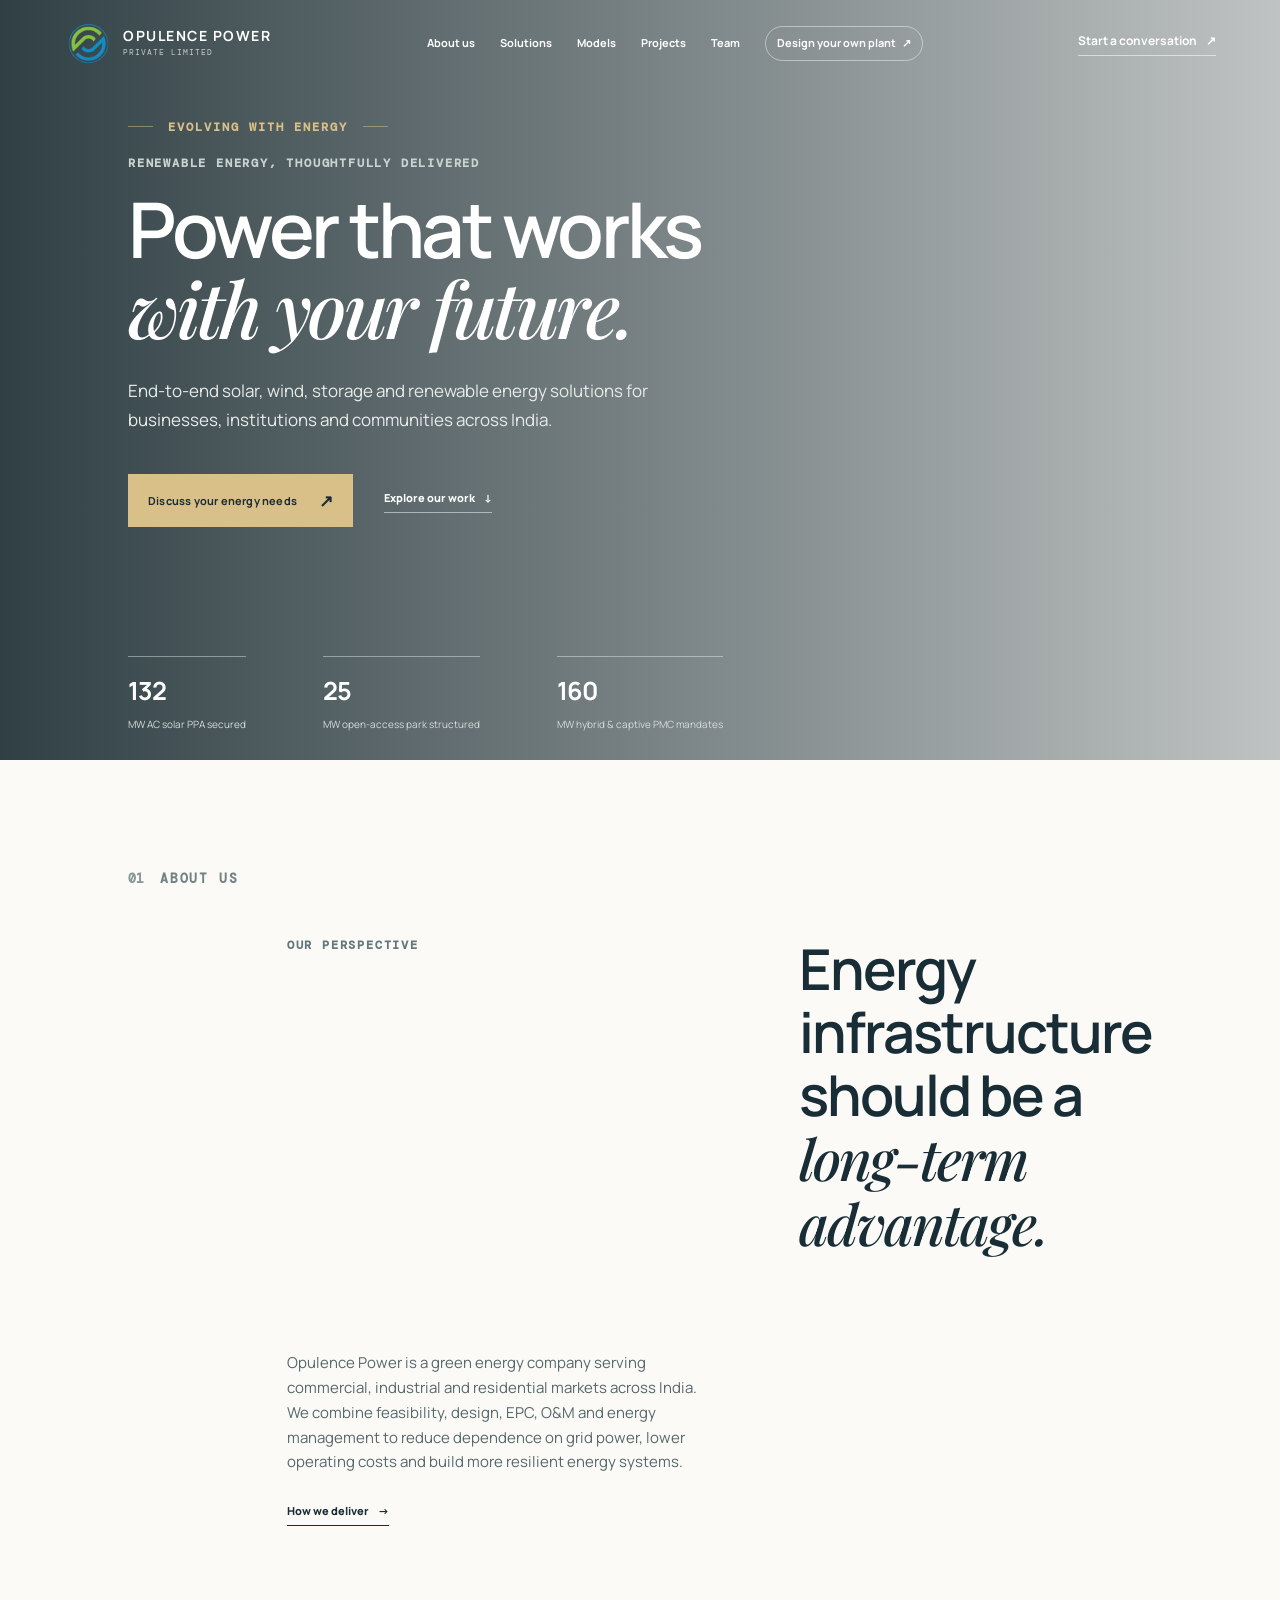
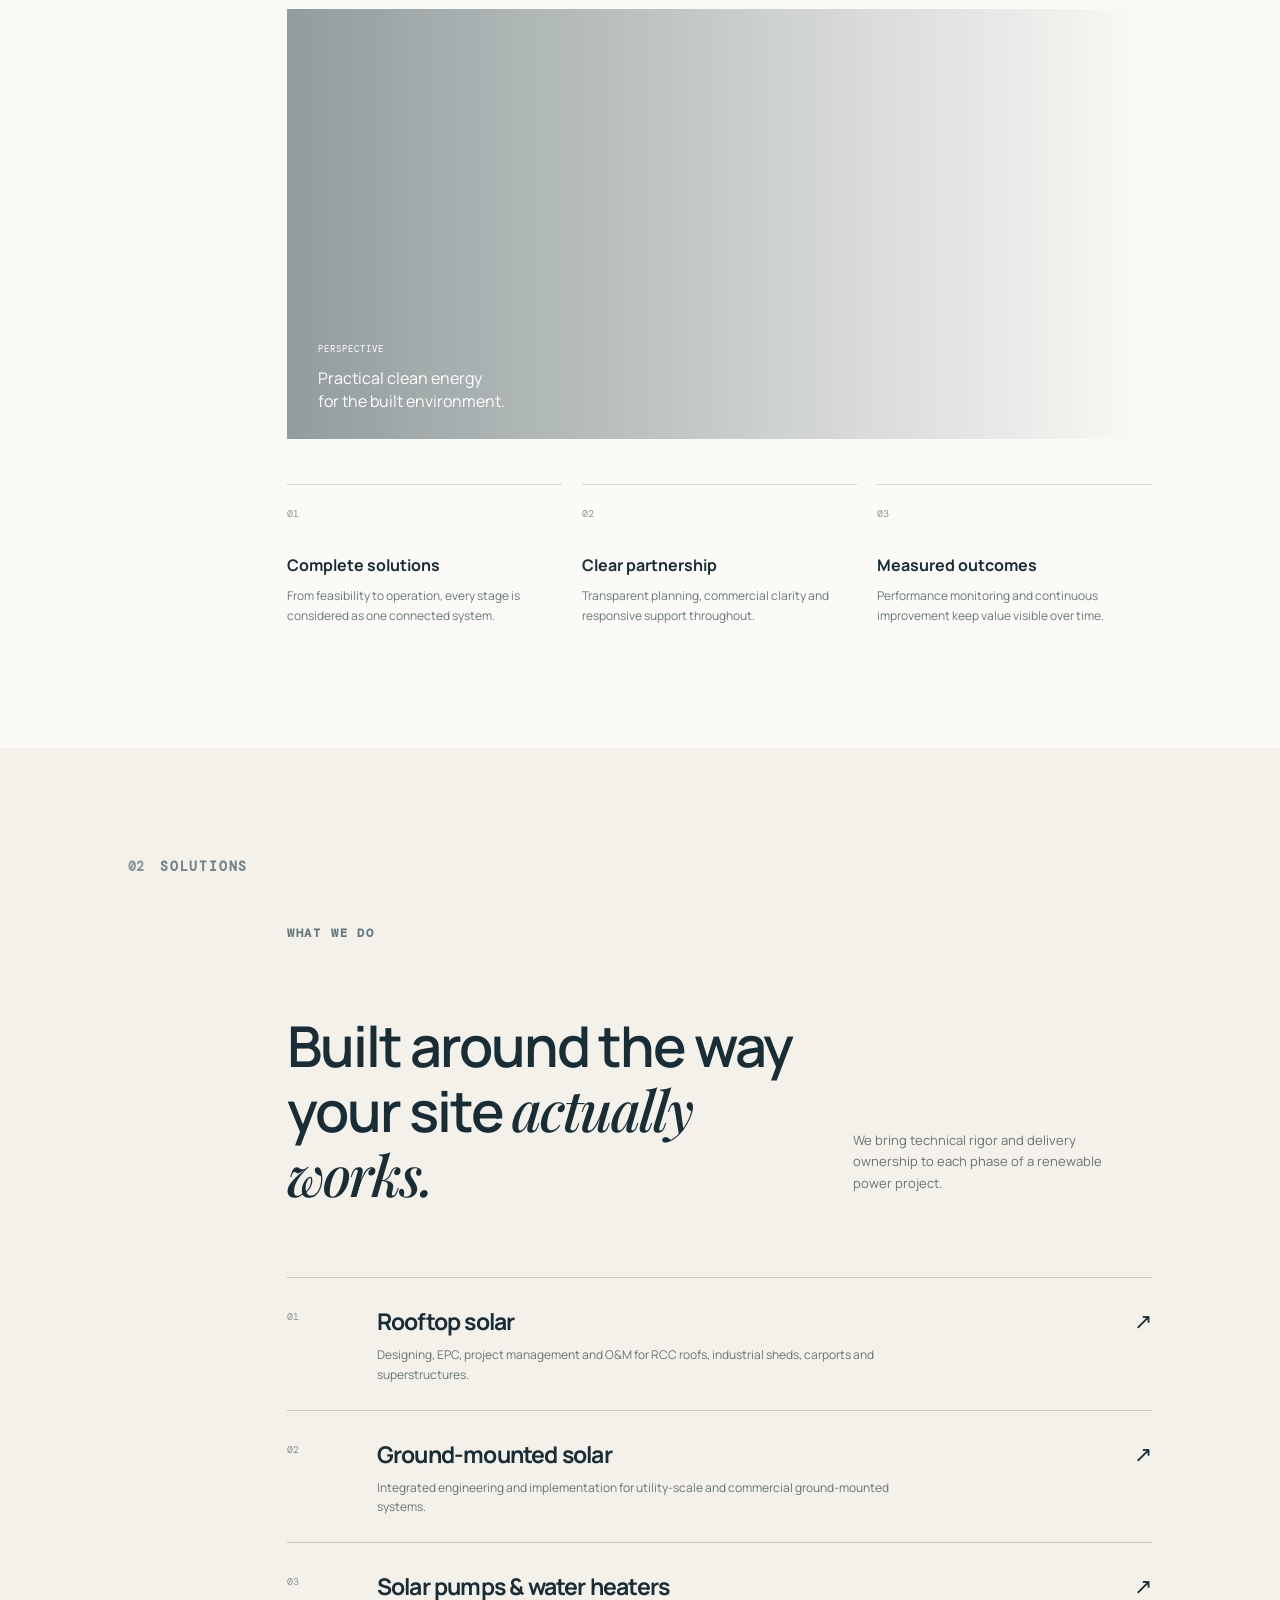
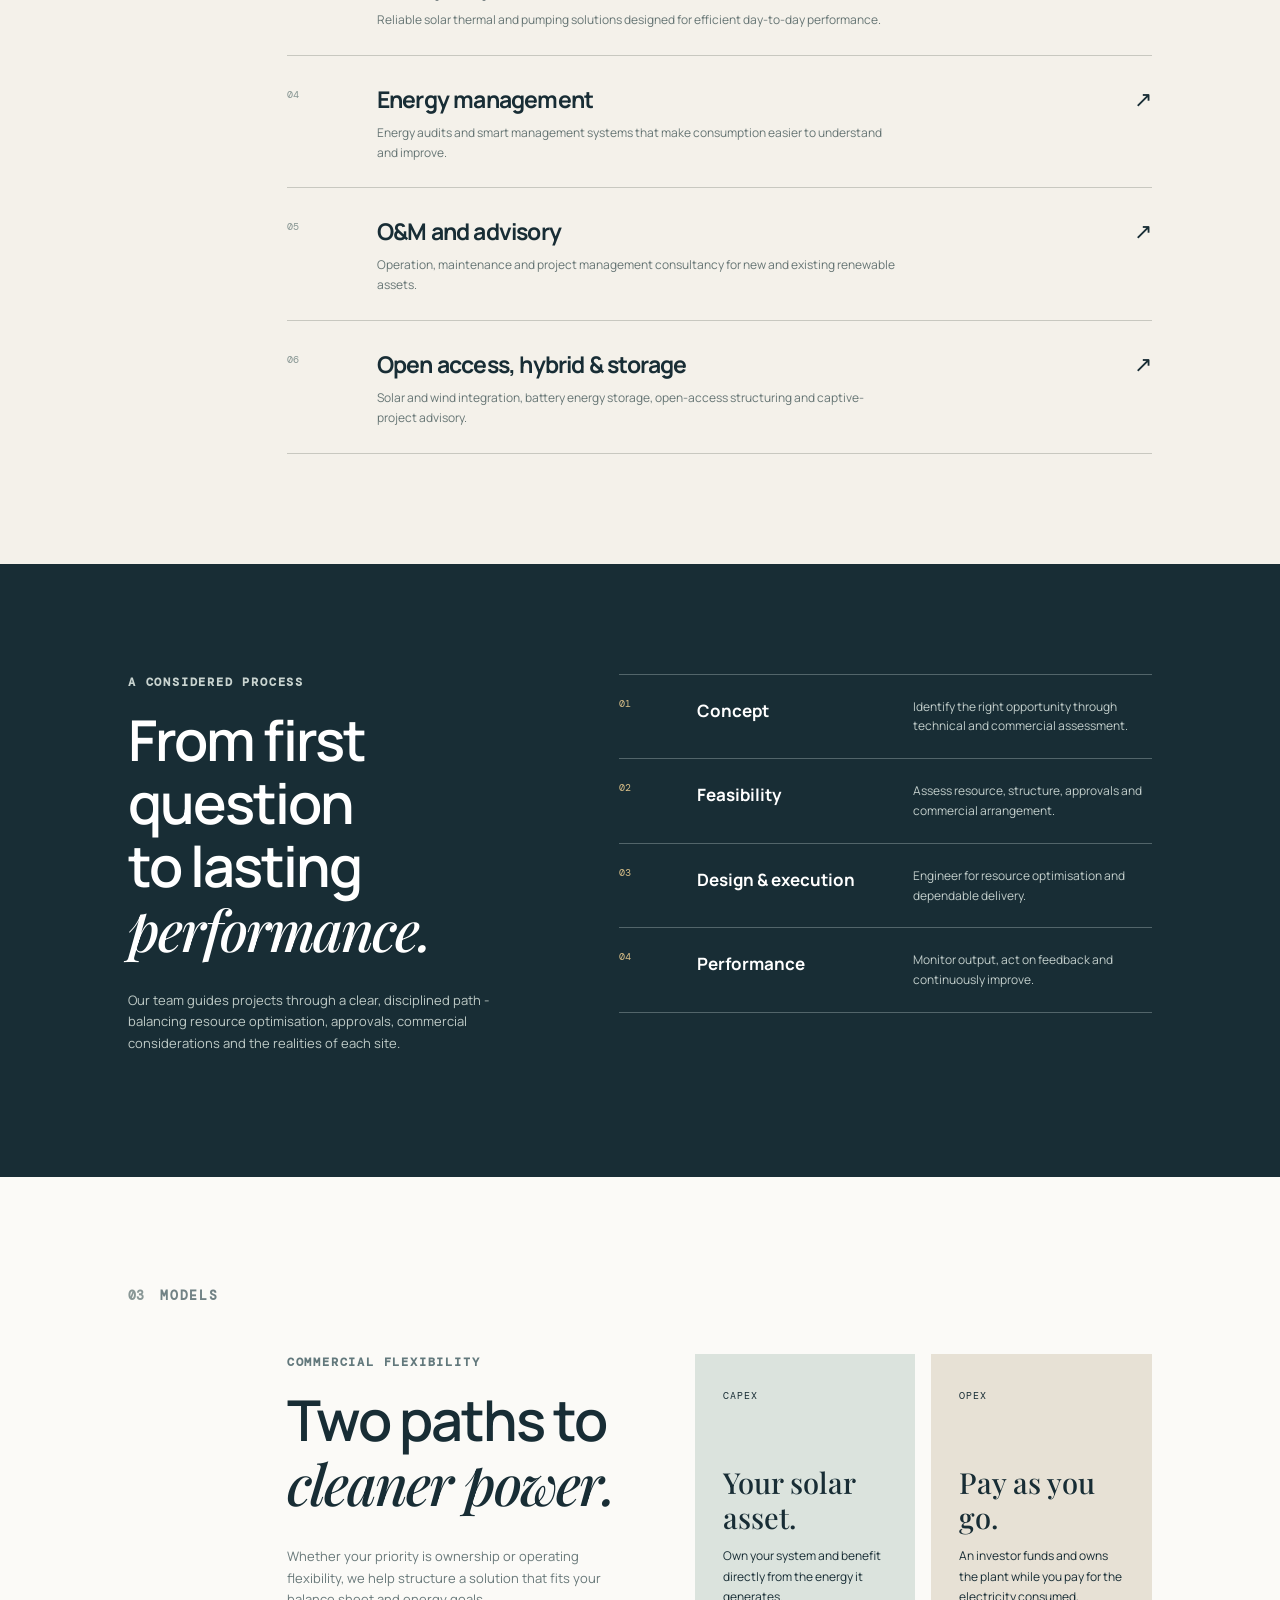
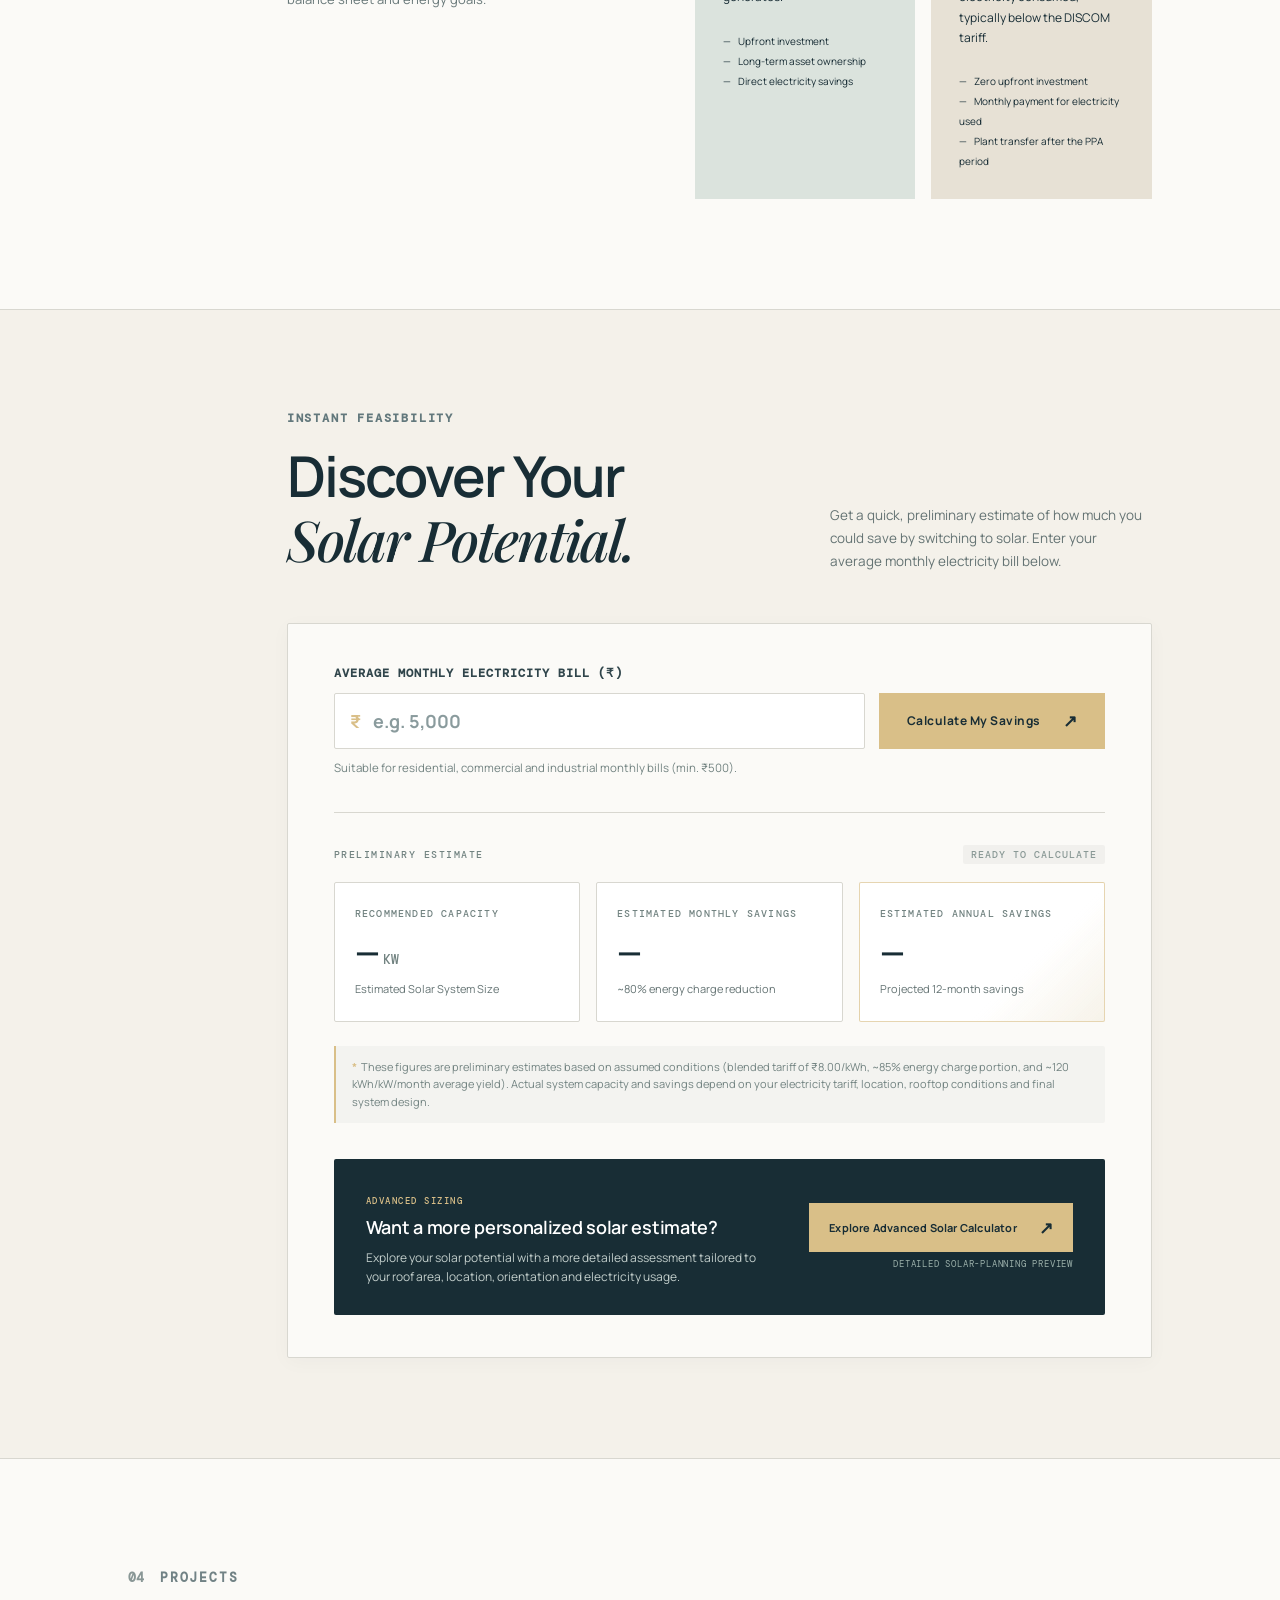
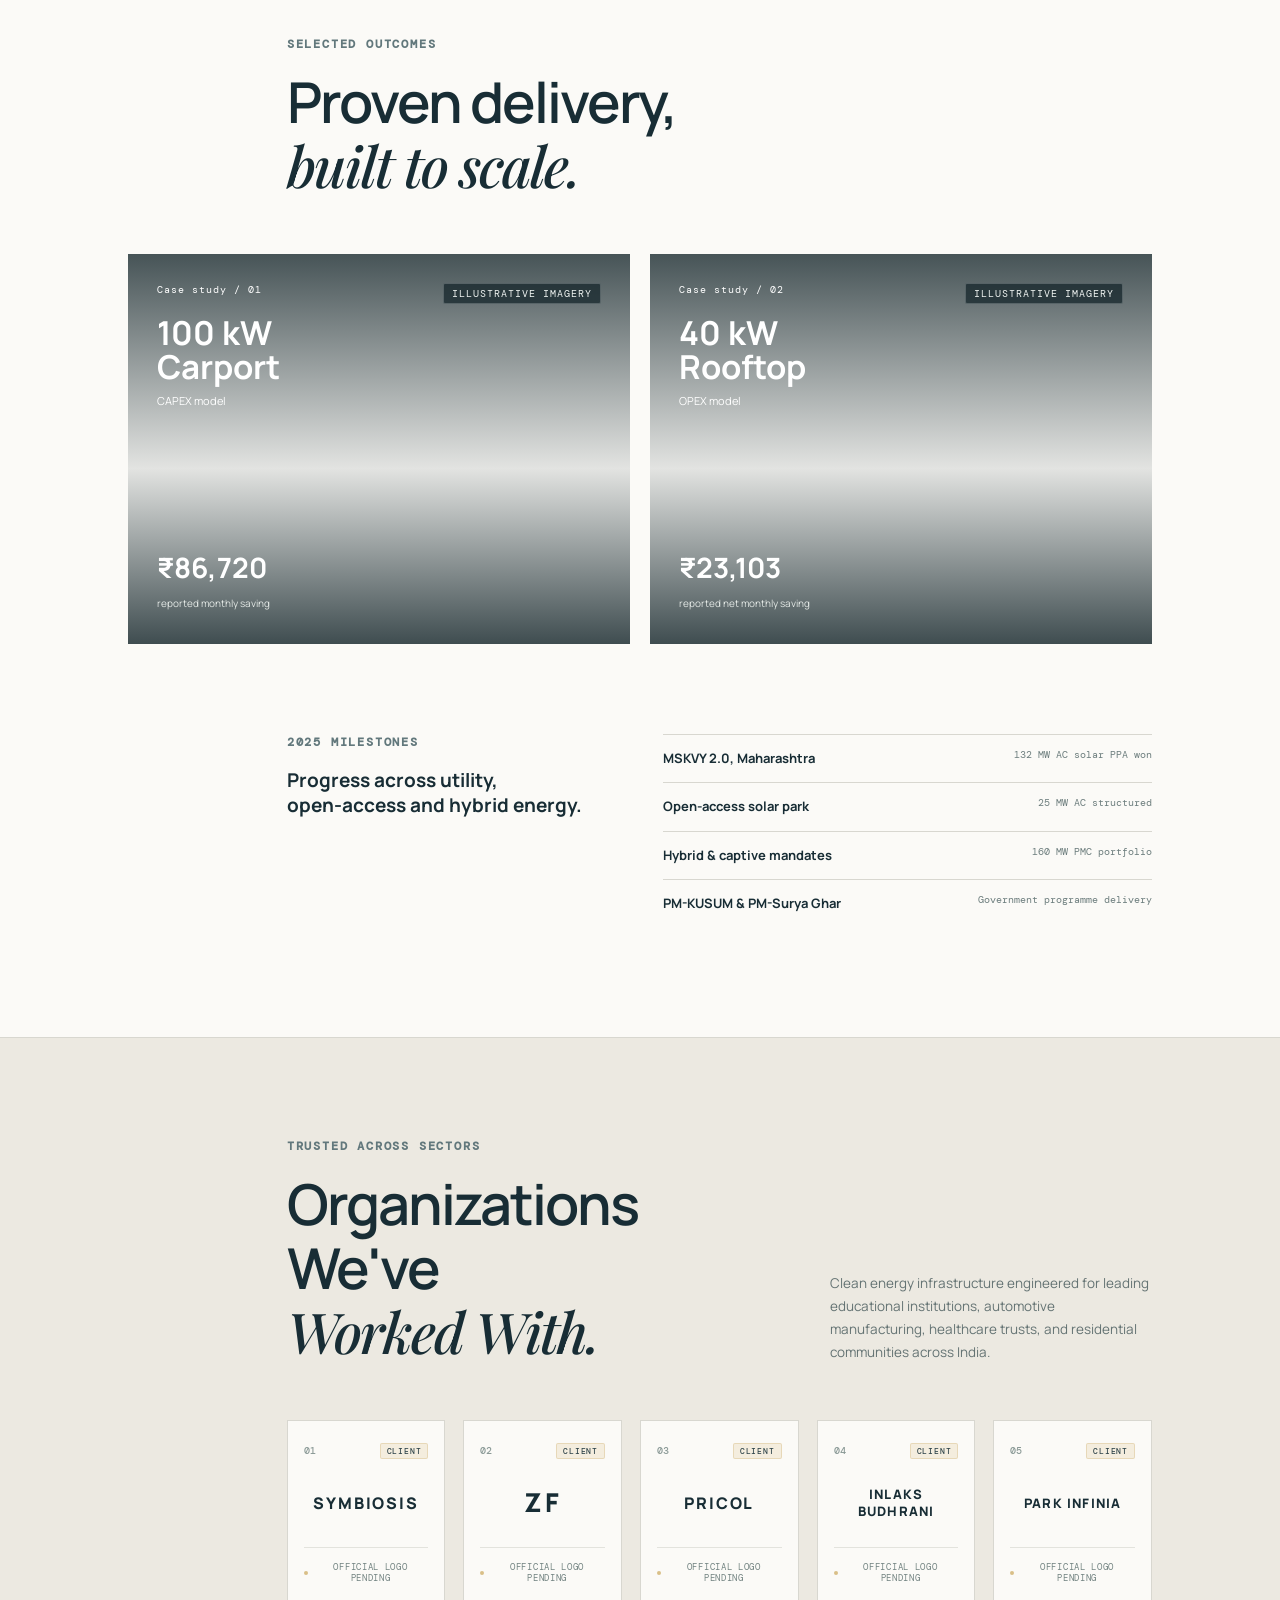
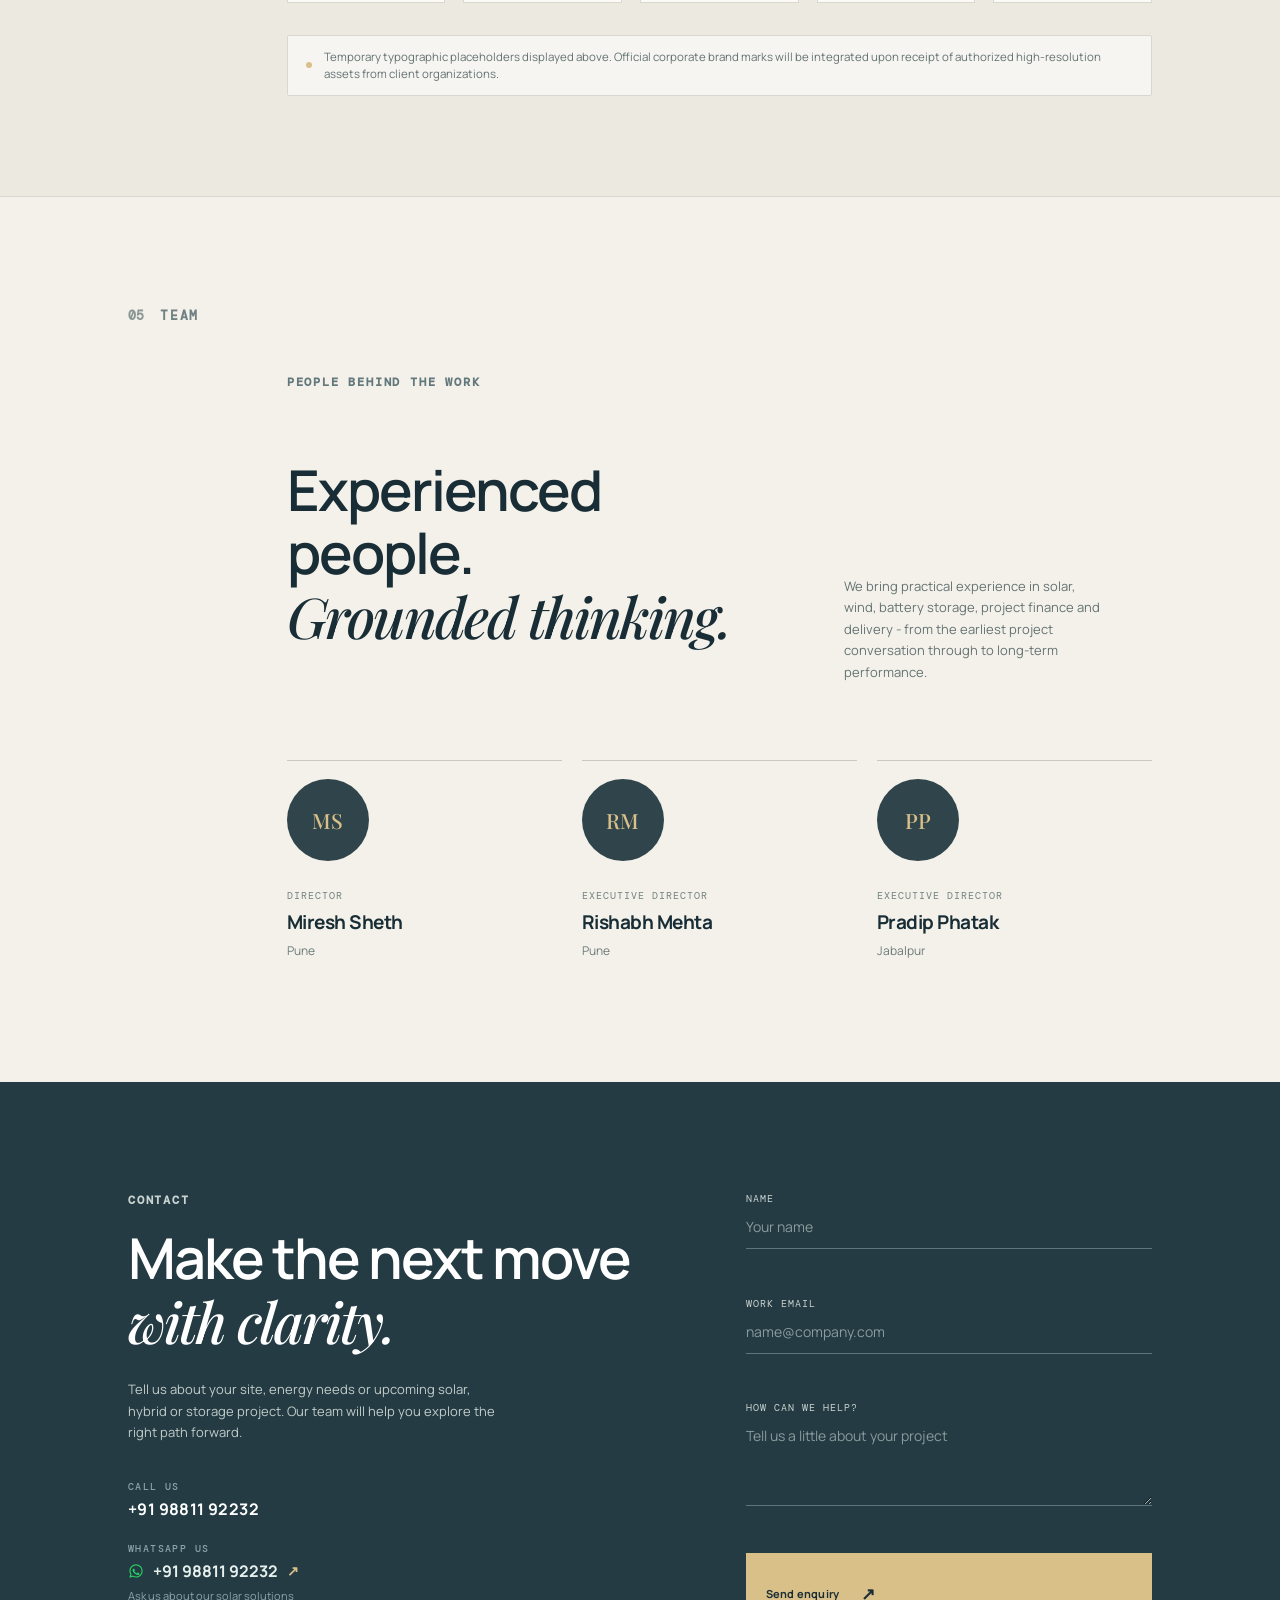
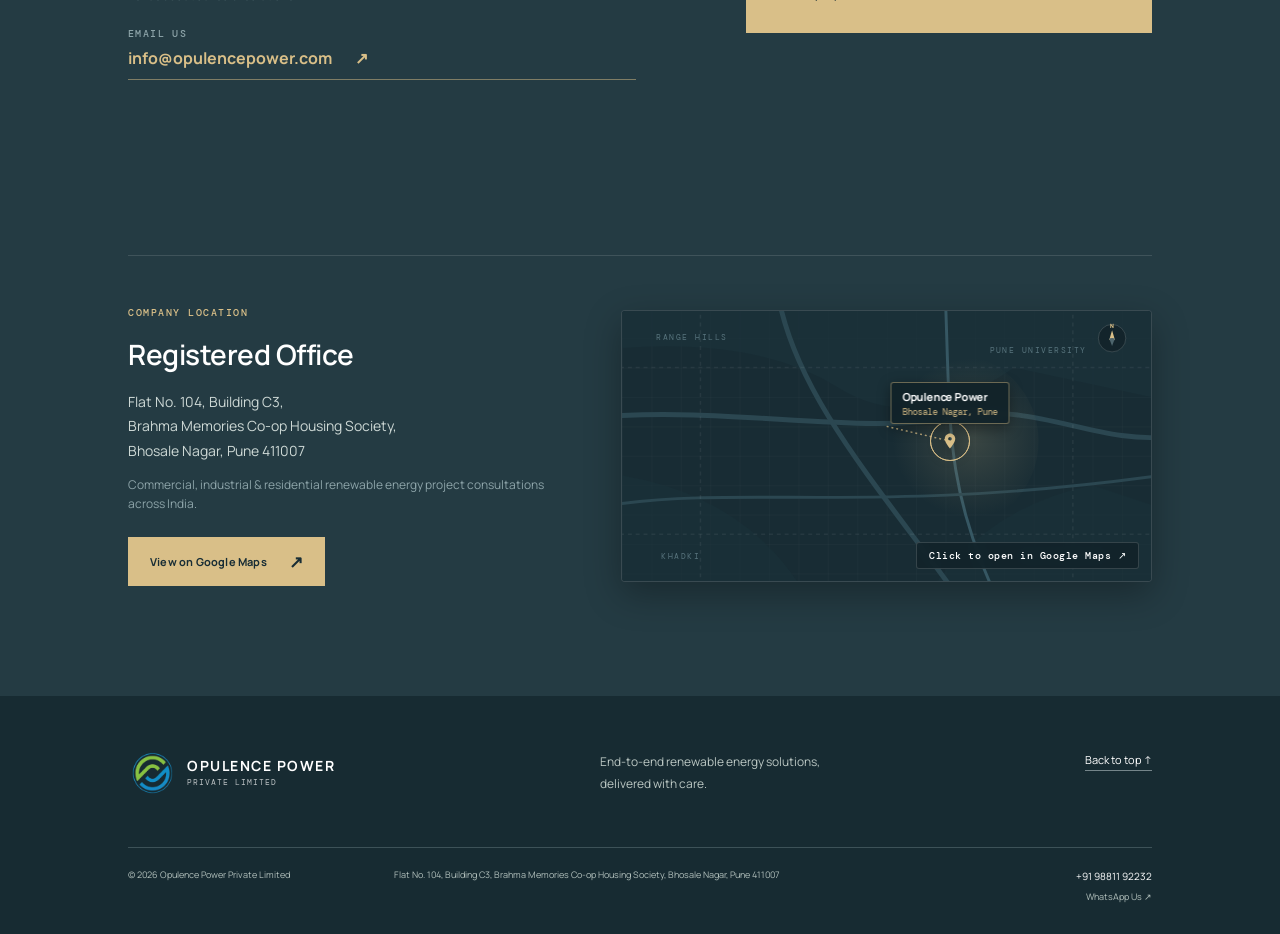
<file: index.html>
<!doctype html>
<html lang="en">

<head>
  <meta charset="UTF-8" />
  <meta name="viewport" content="width=device-width, initial-scale=1.0" />
  <meta name="description"
    content="Opulence Power - end-to-end solar, wind, storage and renewable energy solutions for commercial, industrial and residential projects." />
  <title>Opulence Power | Evolving with Energy</title>
  <link rel="preconnect" href="https://fonts.googleapis.com" />
  <link rel="preconnect" href="https://fonts.gstatic.com" crossorigin />
  <link
    href="https://fonts.googleapis.com/css2?family=DM+Mono:wght@400;500&family=Manrope:wght@400;500;600;700;800&family=Playfair+Display:wght@500;600&display=swap"
    rel="stylesheet" />
  <link rel="stylesheet" href="styles.css" />
</head>

<body>
  <div class="site-shell">
    <header class="topbar">
      <a class="brand" href="#home" aria-label="Opulence Power home">
        <img src="logo.png" alt="Opulence Power Logo" class="brand-logo" />
        <span class="brand-text"><b>OPULENCE POWER</b><small>PRIVATE LIMITED</small></span>
      </a>
      <nav class="desktop-nav" aria-label="Main navigation">
        <a href="#about">About us</a><a href="#services">Solutions</a><a href="#models">Models</a><a
          href="#projects">Projects</a><a href="#team">Team</a><a class="plant-link"
          href="design-your-own-plant.html">Design your own plant <span>↗</span></a>
      </nav>
      <a class="nav-contact" href="#contact">Start a conversation <span>↗</span></a>
      <button class="menu-toggle" aria-label="Open menu" aria-expanded="false"><span></span><span></span></button>
    </header>

    <main>
      <section id="home" class="hero page-section active">
        <div class="hero-copy">
          <p class="hero-tagline">EVOLVING WITH ENERGY</p>
          <p class="eyebrow light">Renewable energy, thoughtfully delivered</p>
          <h1>Power that works<br /><em>with your future.</em></h1>
          <p class="hero-text">End-to-end solar, wind, storage and renewable energy solutions for businesses,
            institutions and communities across India.</p>
          <div class="hero-actions"><a class="button button-sand" href="#contact">Discuss your energy needs
              <span>↗</span></a><a class="text-link light" href="#services">Explore our work <span>↓</span></a></div>
        </div>
        <div class="hero-bottom">
          <div><span class="stat-number">132</span><small>MW AC solar PPA secured</small></div>
          <div><span class="stat-number">25</span><small>MW open-access park structured</small></div>
          <div><span class="stat-number">160</span><small>MW hybrid & captive PMC mandates</small></div>
        </div>
      </section>

      <section id="about" class="about page-section">
        <div class="section-label"><span>01</span>
          <p>About Us</p>
        </div>
        <div class="about-main">
          <p class="eyebrow">Our perspective</p>
          <h2>Energy infrastructure should be a <em>long-term advantage.</em></h2>
          <div class="about-body">
            <p>Opulence Power is a green energy company serving commercial, industrial and residential markets across
              India. We combine feasibility, design, EPC, O&M and energy management to reduce dependence on grid power,
              lower operating costs and build more resilient energy systems.</p><a class="text-link"
              href="#services">How we deliver <span>→</span></a>
          </div>
        </div>
        <div class="about-image">
          <div class="image-caption"><span>Perspective</span>
            <p>Practical clean energy<br />for the built environment.</p>
          </div>
        </div>
        <div class="principles">
          <article><span>01</span>
            <h3>Complete solutions</h3>
            <p>From feasibility to operation, every stage is considered as one connected system.</p>
          </article>
          <article><span>02</span>
            <h3>Clear partnership</h3>
            <p>Transparent planning, commercial clarity and responsive support throughout.</p>
          </article>
          <article><span>03</span>
            <h3>Measured outcomes</h3>
            <p>Performance monitoring and continuous improvement keep value visible over time.</p>
          </article>
        </div>
      </section>

      <section id="services" class="services page-section">
        <div class="section-label"><span>02</span>
          <p>Solutions</p>
        </div>
        <div class="section-heading">
          <p class="eyebrow">What we do</p>
          <h2>Built around the way<br />your site <em>actually works.</em></h2>
          <p>We bring technical rigor and delivery ownership to each phase of a renewable power project.</p>
        </div>
        <div class="service-list">
          <article><span>01</span>
            <div>
              <h3>Rooftop solar</h3>
              <p>Designing, EPC, project management and O&M for RCC roofs, industrial sheds, carports and
                superstructures.</p>
            </div><a href="#contact" aria-label="Ask about rooftop solar">↗</a>
          </article>
          <article><span>02</span>
            <div>
              <h3>Ground-mounted solar</h3>
              <p>Integrated engineering and implementation for utility-scale and commercial ground-mounted systems.</p>
            </div><a href="#contact" aria-label="Ask about ground mounted solar">↗</a>
          </article>
          <article><span>03</span>
            <div>
              <h3>Solar pumps & water heaters</h3>
              <p>Reliable solar thermal and pumping solutions designed for efficient day-to-day performance.</p>
            </div><a href="#contact" aria-label="Ask about solar pumps and water heaters">↗</a>
          </article>
          <article><span>04</span>
            <div>
              <h3>Energy management</h3>
              <p>Energy audits and smart management systems that make consumption easier to understand and improve.</p>
            </div><a href="#contact" aria-label="Ask about energy management">↗</a>
          </article>
          <article><span>05</span>
            <div>
              <h3>O&M and advisory</h3>
              <p>Operation, maintenance and project management consultancy for new and existing renewable assets.</p>
            </div><a href="#contact" aria-label="Ask about operations and maintenance">↗</a>
          </article>
          <article><span>06</span>
            <div>
              <h3>Open access, hybrid & storage</h3>
              <p>Solar and wind integration, battery energy storage, open-access structuring and captive-project
                advisory.</p>
            </div><a href="#contact" aria-label="Ask about open access, hybrid and storage solutions">↗</a>
          </article>
        </div>
      </section>

      <section class="process page-section">
        <div class="process-intro">
          <p class="eyebrow light">A considered process</p>
          <h2>From first question<br />to lasting <em>performance.</em></h2>
          <p>Our team guides projects through a clear, disciplined path - balancing resource optimisation, approvals,
            commercial considerations and the realities of each site.</p>
        </div>
        <div class="process-steps">
          <article><span>01</span>
            <h3>Concept</h3>
            <p>Identify the right opportunity through technical and commercial assessment.</p>
          </article>
          <article><span>02</span>
            <h3>Feasibility</h3>
            <p>Assess resource, structure, approvals and commercial arrangement.</p>
          </article>
          <article><span>03</span>
            <h3>Design & execution</h3>
            <p>Engineer for resource optimisation and dependable delivery.</p>
          </article>
          <article><span>04</span>
            <h3>Performance</h3>
            <p>Monitor output, act on feedback and continuously improve.</p>
          </article>
        </div>
      </section>

      <section id="models" class="models page-section">
        <div class="section-label"><span>03</span>
          <p>Models</p>
        </div>
        <div class="models-grid">
          <div>
            <p class="eyebrow">Commercial flexibility</p>
            <h2>Two paths to<br /><em>cleaner power.</em></h2>
            <p class="models-copy">Whether your priority is ownership or operating flexibility, we help structure a
              solution that fits your balance sheet and energy goals.</p>
          </div>
          <div class="model-cards">
            <article class="model-card capex"><span>CAPEX</span>
              <h3>Your solar asset.</h3>
              <p>Own your system and benefit directly from the energy it generates.</p>
              <ul>
                <li>Upfront investment</li>
                <li>Long-term asset ownership</li>
                <li>Direct electricity savings</li>
              </ul>
            </article>
            <article class="model-card opex"><span>OPEX</span>
              <h3>Pay as you go.</h3>
              <p>An investor funds and owns the plant while you pay for the electricity consumed, typically below the
                DISCOM tariff.</p>
              <ul>
                <li>Zero upfront investment</li>
                <li>Monthly payment for electricity used</li>
                <li>Plant transfer after the PPA period</li>
              </ul>
            </article>
          </div>
        </div>
      </section>

      <section id="calculator" class="calculator page-section">
        <div class="calculator-wrapper">
          <div class="calculator-header">
            <div class="calculator-header-left">
              <p class="eyebrow">Instant Feasibility</p>
              <h2>Discover Your<br /><em>Solar Potential.</em></h2>
            </div>
            <div class="calculator-header-right">
              <p class="calculator-intro">Get a quick, preliminary estimate of how much you could save by switching to solar. Enter your average monthly electricity bill below.</p>
            </div>
          </div>

          <div class="calculator-card">
            <form id="solar-calc-form" class="calc-form" novalidate>
              <div class="calc-input-block">
                <label for="monthly-bill" class="calc-label">Average monthly electricity bill (₹)</label>
                <div class="calc-input-wrapper">
                  <div class="calc-input-field-wrap">
                    <span class="calc-currency-symbol" aria-hidden="true">₹</span>
                    <input
                      type="number"
                      id="monthly-bill"
                      name="monthlyBill"
                      class="calc-input"
                      placeholder="e.g. 5,000"
                      min="500"
                      max="10000000"
                      step="500"
                      required
                      aria-describedby="calc-helper"
                    />
                  </div>
                  <button type="submit" id="calculate-btn" class="button button-sand calc-submit-btn">
                    Calculate My Savings <span>↗</span>
                  </button>
                </div>
                <div class="calc-input-footer">
                  <span id="calc-helper" class="calc-helper-text">Suitable for residential, commercial and industrial monthly bills (min. ₹500).</span>
                  <div id="calc-error" class="calc-error-message" role="alert" aria-live="polite"></div>
                </div>
              </div>
            </form>

            <div id="calc-results" class="calc-results" aria-live="polite">
              <div class="calc-results-header">
                <span class="calc-results-kicker">Preliminary Estimate</span>
                <span class="calc-results-status" id="calc-status-indicator">Ready to calculate</span>
              </div>
              <div class="calc-results-grid">
                <div class="calc-result-tile">
                  <span class="result-tile-label">Recommended Capacity</span>
                  <div class="result-tile-value-wrap">
                    <span class="result-tile-val" id="res-system-size">—</span>
                    <span class="result-tile-unit" id="res-system-unit">kW</span>
                  </div>
                  <p class="result-tile-sub">Estimated Solar System Size</p>
                </div>

                <div class="calc-result-tile">
                  <span class="result-tile-label">Estimated Monthly Savings</span>
                  <div class="result-tile-value-wrap">
                    <span class="result-tile-val" id="res-monthly-savings">—</span>
                  </div>
                  <p class="result-tile-sub">~80% energy charge reduction</p>
                </div>

                <div class="calc-result-tile highlight">
                  <span class="result-tile-label">Estimated Annual Savings</span>
                  <div class="result-tile-value-wrap">
                    <span class="result-tile-val" id="res-annual-savings">—</span>
                  </div>
                  <p class="result-tile-sub">Projected 12-month savings</p>
                </div>
              </div>

              <p class="calc-disclaimer">
                <span>*</span> These figures are preliminary estimates based on assumed conditions (blended tariff of ₹8.00/kWh, ~85% energy charge portion, and ~120 kWh/kW/month average yield). Actual system capacity and savings depend on your electricity tariff, location, rooftop conditions and final system design.
              </p>
            </div>

            <div class="calc-cta-panel">
              <div class="calc-cta-copy">
                <span class="cta-badge">Advanced Sizing</span>
                <h3>Want a more personalized solar estimate?</h3>
                <p>Explore your solar potential with a more detailed assessment tailored to your roof area, location, orientation and electricity usage.</p>
              </div>
              <div class="calc-cta-action">
                <a class="button button-sand cta-plant-btn" href="design-your-own-plant.html">
                  Explore Advanced Solar Calculator <span>↗</span>
                </a>
                <span class="cta-note">Detailed solar-planning preview</span>
              </div>
            </div>
          </div>
        </div>
      </section>

      <section id="projects" class="projects page-section">
        <div class="section-label"><span>04</span>
          <p>Projects</p>
        </div>
        <div class="project-header">
          <p class="eyebrow">Selected outcomes</p>
          <h2>Proven delivery,<br /><em>built to scale.</em></h2>
        </div>
        <div class="case-grid">
          <article class="case-card carport">
            <div>
              <div class="case-card-top">
                <span>Case study / 01</span>
                <span class="image-disclaimer">Illustrative imagery</span>
              </div>
              <h3>100 kW<br />Carport</h3>
              <p>CAPEX model</p>
            </div>
            <div class="case-number"><strong>₹86,720</strong><small>reported monthly saving</small></div>
          </article>
          <article class="case-card rooftop">
            <div>
              <div class="case-card-top">
                <span>Case study / 02</span>
                <span class="image-disclaimer">Illustrative imagery</span>
              </div>
              <h3>40 kW<br />Rooftop</h3>
              <p>OPEX model</p>
            </div>
            <div class="case-number"><strong>₹23,103</strong><small>reported net monthly saving</small></div>
          </article>
        </div>
        <div class="portfolio">
          <div>
            <p class="eyebrow">2025 milestones</p>
            <h3>Progress across utility,<br />open-access and hybrid energy.</h3>
          </div>
          <div class="portfolio-list">
            <p>MSKVY 2.0, Maharashtra <span>132 MW AC solar PPA won</span></p>
            <p>Open-access solar park <span>25 MW AC structured</span></p>
            <p>Hybrid & captive mandates <span>160 MW PMC portfolio</span></p>
            <p>PM-KUSUM & PM-Surya Ghar <span>Government programme delivery</span></p>
          </div>
        </div>
      </section>

      <section id="clients" class="clients page-section">
        <div class="clients-wrapper">
          <div class="clients-header">
            <div class="clients-header-left">
              <p class="eyebrow">Trusted across sectors</p>
              <h2>Organizations We've<br /><em>Worked With.</em></h2>
            </div>
            <div class="clients-header-right">
              <p class="clients-intro">Clean energy infrastructure engineered for leading educational institutions, automotive manufacturing, healthcare trusts, and residential communities across India.</p>
            </div>
          </div>

          <div class="clients-grid" role="list" aria-label="Organizations Opulence Power has worked with">
            <article class="client-card" role="listitem">
              <div class="client-card-header">
                <span class="client-card-idx">01</span>
                <span class="client-card-badge">Client</span>
              </div>
              <div class="client-name-box">
                <span class="client-name client-name-md">SYMBIOSIS</span>
              </div>
              <div class="client-card-footer">
                <span class="client-card-status">Official logo pending</span>
              </div>
            </article>

            <article class="client-card" role="listitem">
              <div class="client-card-header">
                <span class="client-card-idx">02</span>
                <span class="client-card-badge">Client</span>
              </div>
              <div class="client-name-box">
                <span class="client-name client-name-lg">ZF</span>
              </div>
              <div class="client-card-footer">
                <span class="client-card-status">Official logo pending</span>
              </div>
            </article>

            <article class="client-card" role="listitem">
              <div class="client-card-header">
                <span class="client-card-idx">03</span>
                <span class="client-card-badge">Client</span>
              </div>
              <div class="client-name-box">
                <span class="client-name client-name-md">PRICOL</span>
              </div>
              <div class="client-card-footer">
                <span class="client-card-status">Official logo pending</span>
              </div>
            </article>

            <article class="client-card" role="listitem">
              <div class="client-card-header">
                <span class="client-card-idx">04</span>
                <span class="client-card-badge">Client</span>
              </div>
              <div class="client-name-box">
                <span class="client-name client-name-sm">INLAKS BUDHRANI</span>
              </div>
              <div class="client-card-footer">
                <span class="client-card-status">Official logo pending</span>
              </div>
            </article>

            <article class="client-card" role="listitem">
              <div class="client-card-header">
                <span class="client-card-idx">05</span>
                <span class="client-card-badge">Client</span>
              </div>
              <div class="client-name-box">
                <span class="client-name client-name-sm">PARK INFINIA</span>
              </div>
              <div class="client-card-footer">
                <span class="client-card-status">Official logo pending</span>
              </div>
            </article>
          </div>

          <div class="clients-notice">
            <span class="clients-notice-dot" aria-hidden="true"></span>
            <p>Temporary typographic placeholders displayed above. Official corporate brand marks will be integrated upon receipt of authorized high-resolution assets from client organizations.</p>
          </div>
        </div>
      </section>

      <section id="team" class="team page-section">
        <div class="section-label"><span>05</span>
          <p>Team</p>
        </div>
        <div class="team-heading">
          <p class="eyebrow">People behind the work</p>
          <h2>Experienced people.<br /><em>Grounded thinking.</em></h2>
          <p>We bring practical experience in solar, wind, battery storage, project finance and delivery - from the
            earliest project conversation through to long-term performance.</p>
        </div>
        <div class="team-grid">
          <article>
            <div class="team-initials">MS</div>
            <p class="team-role">Director</p>
            <h3>Miresh Sheth</h3>
            <p>Pune</p>
          </article>
          <article>
            <div class="team-initials">RM</div>
            <p class="team-role">Executive Director</p>
            <h3>Rishabh Mehta</h3>
            <p>Pune</p>
          </article>
          <article>
            <div class="team-initials">PP</div>
            <p class="team-role">Executive Director</p>
            <h3>Pradip Phatak</h3>
            <p>Jabalpur</p>
          </article>
        </div>
      </section>

      <section id="contact" class="contact page-section">
        <div class="contact-intro">
          <p class="eyebrow light">Contact</p>
          <h2>Make the next move<br /><em>with clarity.</em></h2>
          <p class="contact-copy">Tell us about your site, energy needs or upcoming solar, hybrid or storage project.
            Our team will help you explore the right path forward.</p>

          <div class="contact-channels">
            <div class="contact-channel">
              <span class="channel-label">Call Us</span>
              <a class="channel-link phone-link" href="tel:+919881192232">+91 98811 92232</a>
            </div>

            <div class="contact-channel">
              <span class="channel-label">WhatsApp Us</span>
              <a class="channel-link whatsapp-link"
                href="https://wa.me/919881192232?text=Hello%2C%20I%20would%20like%20to%20know%20more%20about%20your%20solar%20solutions."
                target="_blank" rel="noopener noreferrer">
                <svg class="channel-icon" viewBox="0 0 24 24" width="16" height="16" aria-hidden="true"
                  fill="currentColor">
                  <path
                    d="M12.04 2c-5.46 0-9.91 4.45-9.91 9.91 0 1.75.46 3.45 1.32 4.95L2.05 22l5.25-1.38c1.45.79 3.08 1.21 4.74 1.21 5.46 0 9.91-4.45 9.91-9.91 0-2.65-1.03-5.14-2.9-7.01A9.816 9.816 0 0 0 12.04 2m.01 1.67c2.2 0 4.26.86 5.82 2.42a8.225 8.225 0 0 1 2.41 5.83c0 4.54-3.7 8.24-8.24 8.24-1.48 0-2.93-.4-4.2-1.15l-.3-.18-3.12.82.83-3.04-.2-.31a8.196 8.196 0 0 1-1.26-4.38c0-4.54 3.7-8.24 8.24-8.24m4.52 11.53c-.25-.13-1.47-.72-1.7-.81-.23-.08-.39-.13-.56.13-.17.25-.64.81-.79.97-.14.17-.29.19-.54.06-.25-.13-1.06-.39-2.03-1.25-.75-.67-1.26-1.5-1.41-1.75-.15-.25-.02-.39.11-.51.11-.11.25-.29.37-.44.12-.15.17-.25.25-.42.08-.17.04-.31-.02-.44-.06-.13-.56-1.35-.77-1.85-.2-.49-.41-.42-.56-.43h-.48c-.17 0-.44.06-.67.31-.23.25-.88.86-.88 2.1 0 1.24.9 2.44 1.03 2.61.13.17 1.77 2.71 4.3 3.79.6.26 1.07.41 1.44.53.61.19 1.16.17 1.6.1 0.49-.07 1.47-.6 1.68-1.18.21-.58.21-1.07.15-1.18-.06-.1-.23-.17-.48-.29z" />
                </svg>
                <span>+91 98811 92232</span>
                <span class="channel-arrow">↗</span>
              </a>
              <span class="channel-sub">Ask us about our solar solutions</span>
            </div>

            <div class="contact-channel">
              <span class="channel-label">Email Us</span>
              <a class="contact-email" href="mailto:info@opulencepower.com">info@opulencepower.com <span>↗</span></a>
            </div>
          </div>
        </div>

        <form id="contact-form">
          <label>Name<input required name="name" type="text" placeholder="Your name" /></label>
          <label>Work email<input required name="email" type="email" placeholder="name@company.com" /></label>
          <label>How can we help?<textarea required name="message"
              placeholder="Tell us a little about your project"></textarea></label>
          <button class="button button-sand" type="submit">Send enquiry <span>↗</span></button>
          <p class="form-feedback" role="status"></p>
        </form>

        <div class="contact-location">
          <div class="location-info">
            <span class="location-kicker">Company Location</span>
            <h3 class="location-heading">Registered Office</h3>
            <p class="location-address">
              Flat No. 104, Building C3,<br />
              Brahma Memories Co-op Housing Society,<br />
              Bhosale Nagar, Pune 411007
            </p>
            <p class="location-note">Commercial, industrial & residential renewable energy project consultations across
              India.</p>
            <div class="location-actions">
              <a class="button button-sand location-cta" href="https://maps.app.goo.gl/3TbVdew2NqTimSWV6"
                target="_blank" rel="noopener noreferrer">
                View on Google Maps <span>↗</span>
              </a>
            </div>
          </div>

          <div class="location-map-card">
            <a class="map-link-wrapper" href="https://maps.app.goo.gl/3TbVdew2NqTimSWV6" target="_blank"
              rel="noopener noreferrer" aria-label="View Opulence Power location on Google Maps">
              <div class="map-visual" aria-hidden="true">
                <svg class="map-svg" viewBox="0 0 540 280" preserveAspectRatio="xMidYMid slice"
                  xmlns="http://www.w3.org/2000/svg">
                  <defs>
                    <pattern id="mapGrid" width="30" height="30" patternUnits="userSpaceOnUse">
                      <path d="M 30 0 L 0 0 0 30" fill="none" stroke="rgba(255,255,255,0.04)" stroke-width="1" />
                    </pattern>
                    <radialGradient id="mapGlow" cx="62%" cy="48%" r="45%">
                      <stop offset="0%" stop-color="rgba(217,191,136,0.18)" />
                      <stop offset="100%" stop-color="rgba(217,191,136,0)" />
                    </radialGradient>
                  </defs>
                  <rect width="540" height="280" fill="#182c34" />
                  <rect width="540" height="280" fill="url(#mapGrid)" />
                  <!-- Stylized urban zones -->
                  <path d="M 0 40 Q 140 30 220 80 T 400 60 L 540 90 L 540 0 L 0 0 Z" fill="#1b323b" opacity="0.6" />
                  <path d="M 320 280 Q 380 200 480 180 L 540 200 L 540 280 Z" fill="#1b323b" opacity="0.5" />
                  <path d="M 0 170 Q 120 190 180 280 L 0 280 Z" fill="#1b323b" opacity="0.5" />
                  <!-- Stylized road network -->
                  <path d="M -20 110 C 120 100 240 130 350 110 C 420 95 490 140 560 130" fill="none" stroke="#2b4751"
                    stroke-width="5" />
                  <path d="M 160 -10 C 180 90 260 180 340 290" fill="none" stroke="#2b4751" stroke-width="5" />
                  <path d="M 330 -10 C 335 120 330 180 380 290" fill="none" stroke="#365763" stroke-width="3" />
                  <path d="M -10 200 C 130 180 260 210 550 170" fill="none" stroke="#2b4751" stroke-width="3" />
                  <path d="M 80 -10 L 80 290" fill="none" stroke="rgba(255,255,255,0.06)" stroke-width="1.5"
                    stroke-dasharray="4 4" />
                  <path d="M 460 -10 L 460 290" fill="none" stroke="rgba(255,255,255,0.06)" stroke-width="1.5"
                    stroke-dasharray="4 4" />
                  <path d="M -10 60 L 550 60" fill="none" stroke="rgba(255,255,255,0.06)" stroke-width="1.5"
                    stroke-dasharray="4 4" />
                  <path d="M -10 230 L 550 230" fill="none" stroke="rgba(255,255,255,0.06)" stroke-width="1.5"
                    stroke-dasharray="4 4" />
                  <!-- Arterial connection to pin -->
                  <path d="M 270 120 L 335 135" fill="none" stroke="#d9bf88" stroke-width="1.5" stroke-dasharray="2 3"
                    opacity="0.8" />
                  <!-- Area labels -->
                  <text x="35" y="32" fill="#58747d" font-family="'DM Mono', monospace" font-size="8"
                    letter-spacing="1.5">RANGE HILLS</text>
                  <text x="375" y="45" fill="#58747d" font-family="'DM Mono', monospace" font-size="8"
                    letter-spacing="1.5">PUNE UNIVERSITY</text>
                  <text x="410" y="255" fill="#58747d" font-family="'DM Mono', monospace" font-size="8"
                    letter-spacing="1.5">SHIVAJINAGAR</text>
                  <text x="40" y="255" fill="#58747d" font-family="'DM Mono', monospace" font-size="8"
                    letter-spacing="1.5">KHADKI</text>
                  <!-- Ambient Glow -->
                  <circle cx="335" cy="135" r="90" fill="url(#mapGlow)" />
                  <!-- Compass -->
                  <g transform="translate(500, 30)">
                    <circle cx="0" cy="0" r="14" fill="#13242b" stroke="rgba(255,255,255,0.15)" stroke-width="1" />
                    <path d="M 0 -8 L 3 2 L 0 0 L -3 2 Z" fill="#d9bf88" />
                    <path d="M 0 8 L 3 0 L 0 0 L -3 0 Z" fill="#4d656d" />
                    <text x="0" y="-10" fill="#d9bf88" font-family="'DM Mono', monospace" font-size="6"
                      text-anchor="middle" font-weight="bold">N</text>
                  </g>
                </svg>
                <div class="map-pin-target">
                  <span class="pin-ring"></span>
                  <span class="pin-ring pin-ring-delay"></span>
                  <div class="pin-core">
                    <svg viewBox="0 0 24 24" width="18" height="18" fill="var(--sand)">
                      <path
                        d="M12 2C8.13 2 5 5.13 5 9c0 5.25 7 13 7 13s7-7.75 7-13c0-3.87-3.13-7-7-7zm0 9.5c-1.38 0-2.5-1.12-2.5-2.5s1.12-2.5 2.5-2.5 2.5 1.12 2.5 2.5-1.12 2.5-2.5 2.5z" />
                    </svg>
                  </div>
                  <div class="pin-tooltip">
                    <strong>Opulence Power</strong>
                    <span>Bhosale Nagar, Pune</span>
                  </div>
                </div>
                <div class="map-overlay-cta">
                  <span>Click to open in Google Maps ↗</span>
                </div>
              </div>
            </a>
          </div>
        </div>
      </section>
    </main>

    <footer>
      <div class="footer-top"><a class="brand" href="#home"><img src="logo.png" alt="Opulence Power Logo"
            class="brand-logo" /><span class="brand-text"><b>OPULENCE POWER</b><small>PRIVATE LIMITED</small></span></a>
        <p>End-to-end renewable energy solutions,<br />delivered with care.</p><a class="back-top" href="#home">Back to
          top ↑</a>
      </div>
      <div class="footer-bottom">
        <p>© <span id="year"></span> Opulence Power Private Limited</p>
        <p>Flat No. 104, Building C3, Brahma Memories Co-op Housing Society, Bhosale Nagar, Pune 411007</p>
        <div class="footer-contacts"><a href="tel:+919881192232">+91 98811 92232</a><a
            href="https://wa.me/919881192232?text=Hello%2C%20I%20would%20like%20to%20know%20more%20about%20your%20solar%20solutions."
            target="_blank" rel="noopener noreferrer" class="footer-whatsapp">WhatsApp Us ↗</a></div>
      </div>
    </footer>
  </div>
  <script src="script.js"></script>
</body>

</html>
</file>
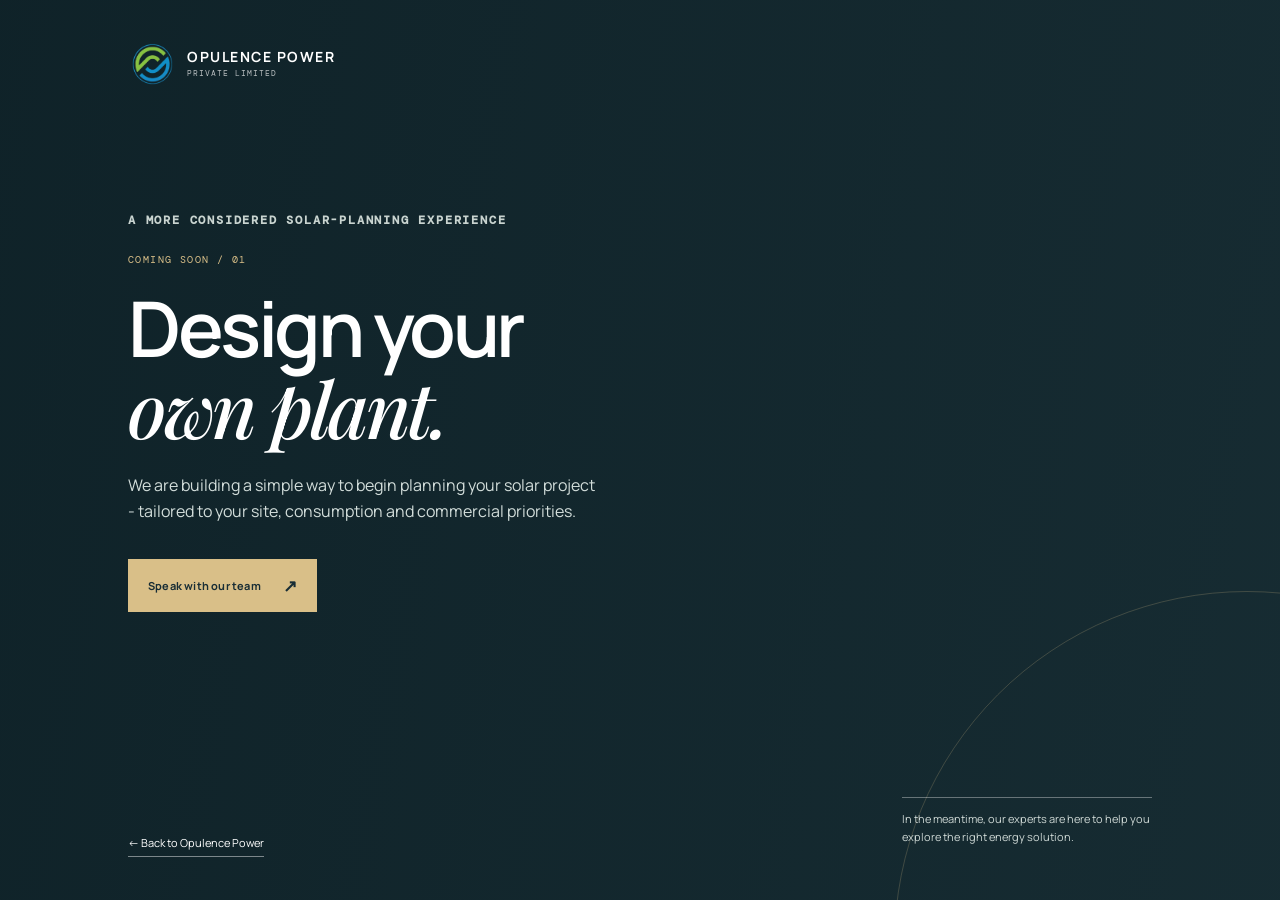
<file: design-your-own-plant.html>
<!doctype html>
<html lang="en">

<head>
  <meta charset="UTF-8" />
  <meta name="viewport" content="width=device-width, initial-scale=1.0" />
  <meta name="description" content="Design your own solar plant with Opulence Power - coming soon." />
  <title>Design your own plant | Opulence Power</title>
  <link rel="preconnect" href="https://fonts.googleapis.com" />
  <link rel="preconnect" href="https://fonts.gstatic.com" crossorigin />
  <link
    href="https://fonts.googleapis.com/css2?family=DM+Mono:wght@400;500&family=Manrope:wght@400;500;600;700;800&family=Playfair+Display:wght@500;600&display=swap"
    rel="stylesheet" />
  <link rel="stylesheet" href="styles.css" />
</head>

<body class="plant-page">
  <main class="construction">
    <a class="brand" href="index.html#home" aria-label="Return to Opulence Power home">
      <img src="logo.png" alt="Opulence Power Logo" class="brand-logo" />
      <span class="brand-text"><b>OPULENCE POWER</b><small>PRIVATE LIMITED</small></span>
    </a>
    <div class="construction-copy">
      <p class="eyebrow light">A more considered solar-planning experience</p>
      <span class="construction-number">Coming soon / 01</span>
      <h1>Design your<br /><em>own plant.</em></h1>
      <p>We are building a simple way to begin planning your solar project - tailored to your site, consumption and
        commercial priorities.</p>
      <a class="button button-sand" href="index.html#contact">Speak with our team <span>↗</span></a>
    </div>
    <div class="construction-note">
      <span></span>
      <p>In the meantime, our experts are here to help you explore the right energy solution.</p>
    </div>
    <a class="construction-back" href="index.html#home">← Back to Opulence Power</a>
  </main>
</body>

</html>
</file>
<file: styles.css>
:root{--ink:#182d35;--ink-2:#30454b;--cream:#f4f1ea;--paper:#fbfaf7;--sand:#d9bf88;--sage:#92aa82;--line:#d8d7d0;--serif:'Playfair Display',Georgia,serif;--sans:Manrope,Arial,sans-serif;--mono:'DM Mono',monospace}*{box-sizing:border-box}html{scroll-behavior:smooth}body{margin:0;background:var(--paper);color:var(--ink);font-family:var(--sans);font-size:15px;line-height:1.65}.topbar{height:88px;padding:0 clamp(24px,5vw,80px);display:flex;align-items:center;justify-content:space-between;position:absolute;z-index:4;width:100%;color:white}.brand{color:inherit;display:flex;gap:11px;align-items:center;text-decoration:none;line-height:1}.brand b{display:block;letter-spacing:2.1px;font-size:12px}.brand small{display:block;font:8px var(--mono);letter-spacing:.7px;margin-top:4px;opacity:.7}.brand-mark{width:39px;height:39px;border:2px solid currentColor;border-radius:50%;display:grid;place-items:center;position:relative;overflow:hidden}.brand-mark i{position:absolute;width:26px;height:5px;border:2px solid currentColor;border-radius:50%;transform:rotate(-33deg)}.brand-mark i:nth-child(1){top:8px}.brand-mark i:nth-child(2){top:16px}.brand-mark i:nth-child(3){top:24px}.desktop-nav{display:flex;gap:34px}.desktop-nav a,.nav-contact{color:inherit;text-decoration:none;font-size:12px;font-weight:700}.nav-contact{border-bottom:1px solid rgba(255,255,255,.55);padding-bottom:4px}.nav-contact span,.text-link span{margin-left:7px}.menu-toggle{display:none}.hero{min-height:760px;background:linear-gradient(90deg,rgba(12,31,37,.85),rgba(12,31,37,.25)),url('https://images.unsplash.com/photo-1509391366360-2e959784a276?auto=format&fit=crop&w=2200&q=85') center/cover;color:white;padding:190px clamp(24px,10vw,160px) 92px;position:relative}.hero-copy{max-width:760px}.eyebrow{font:500 10px var(--mono);letter-spacing:1.5px;text-transform:uppercase;color:#62787c;margin:0 0 20px}.eyebrow.light{color:#c9d4d0}h1,h2,h3,p{margin-top:0}h1{font-size:clamp(49px,6vw,90px);line-height:1.03;letter-spacing:-3.5px;margin-bottom:27px;font-weight:600}h1 em,h2 em{font-family:var(--serif);font-weight:500}.hero-text{font-size:17px;max-width:530px;color:#e7ebe8;line-height:1.75}.hero-actions{display:flex;align-items:center;gap:31px;margin-top:39px}.button{border:0;display:inline-flex;gap:22px;align-items:center;text-decoration:none;padding:15px 20px;font:700 11px var(--sans);letter-spacing:.2px;cursor:pointer}.button span{font-size:17px}.button-sand{background:var(--sand);color:var(--ink)}.text-link{font-size:11px;font-weight:800;text-decoration:none;color:var(--ink);border-bottom:1px solid var(--ink);padding-bottom:5px}.text-link.light{color:#fff;border-color:rgba(255,255,255,.5)}.hero-side{position:absolute;right:clamp(24px,5vw,80px);top:184px;text-align:right;font:10px var(--mono);letter-spacing:1px}.hero-side p{margin-top:154px;font-family:var(--sans);letter-spacing:0;font-size:11px;line-height:1.8}.hero-bottom{position:absolute;bottom:0;left:clamp(24px,10vw,160px);display:flex;gap:clamp(35px,6vw,100px)}.hero-bottom div{min-width:118px;border-top:1px solid rgba(255,255,255,.4);padding:13px 0 24px}.stat-number{display:block;font-size:25px;font-weight:700;letter-spacing:-1px}.stat-number span{color:var(--sand)}.hero-bottom small{font-size:10px;color:#d4dcda}.page-section{padding:110px clamp(24px,10vw,160px)}.section-label{display:flex;gap:16px;align-items:center;margin-bottom:50px}.section-label span{font:10px var(--mono);color:#899796}.section-label p{margin:0;text-transform:uppercase;letter-spacing:1.4px;font:500 10px var(--mono);color:#718285}.about{position:relative}.about-main{display:grid;grid-template-columns:1.1fr .8fr;gap:80px;padding-left:15.5%}.about h2,.section-heading h2,.models h2,.project-header h2,.contact h2{font-size:clamp(37px,4.2vw,62px);line-height:1.12;letter-spacing:-2.3px;font-weight:600;margin:0}.about-body{padding-top:15px}.about-body p{color:#56686b;font-size:15px;max-width:430px}.about-body .text-link{display:inline-block;margin-top:12px}.about-image{height:430px;margin:83px 0 0 15.5%;background:linear-gradient(90deg,rgba(17,42,47,.45),transparent),url('https://images.unsplash.com/photo-1497440001374-f26997328c1b?auto=format&fit=crop&w=1600&q=85') center/cover;position:relative}.image-caption{position:absolute;left:31px;bottom:27px;color:white}.image-caption span{font:9px var(--mono);letter-spacing:1px;text-transform:uppercase}.image-caption p{font-size:16px;margin:8px 0 0;line-height:1.4}.principles{margin:45px 0 0 15.5%;display:grid;grid-template-columns:repeat(3,1fr);gap:20px}.principles article{border-top:1px solid var(--line);padding:15px 22px 0 0}.principles span{font:10px var(--mono);color:#8a9996}.principles h3{font-size:16px;margin:27px 0 8px}.principles p{font-size:12px;color:#677879;line-height:1.65}.services{background:var(--cream)}.section-heading{margin-left:15.5%;display:grid;grid-template-columns:1.2fr .7fr;gap:55px}.section-heading .eyebrow,.section-heading h2{grid-column:1}.section-heading>p:last-child{grid-column:2;grid-row:2;color:#647373;font-size:13px;align-self:end;max-width:250px}.service-list{margin:70px 0 0 15.5%;border-top:1px solid #c8c8c0}.service-list article{display:grid;grid-template-columns:70px 1fr 38px;gap:20px;padding:25px 0;border-bottom:1px solid #c8c8c0;align-items:start}.service-list span{font:10px var(--mono);color:#869592;padding-top:7px}.service-list h3{font-size:23px;letter-spacing:-.8px;margin:0 0 4px}.service-list p{font-size:12px;color:#667574;margin:0;max-width:520px}.service-list a{font-size:22px;text-decoration:none;color:var(--ink);text-align:right}.process{background:var(--ink);color:#fff;display:grid;grid-template-columns:.82fr 1.18fr;gap:120px}.process-intro h2{font-size:clamp(35px,4vw,60px);line-height:1.1;letter-spacing:-2px;margin-bottom:28px}.process-intro>p:last-child{color:#bfcbc7;font-size:13px;max-width:390px}.process-steps{border-top:1px solid #52656a}.process-steps article{display:grid;grid-template-columns:60px 1fr 1.2fr;gap:18px;border-bottom:1px solid #52656a;padding:22px 0}.process-steps span{font:10px var(--mono);color:var(--sand)}.process-steps h3{font-size:17px;margin:0}.process-steps p{font-size:12px;color:#c2cecb;margin:0}.models-grid{margin-left:15.5%;display:grid;grid-template-columns:.85fr 1.15fr;gap:70px}.models-copy{font-size:13px;color:#687879;max-width:320px;margin-top:30px}.model-cards{display:grid;grid-template-columns:1fr 1fr;gap:16px}.model-card{padding:28px;min-height:310px}.model-card span{font:10px var(--mono);letter-spacing:1px}.model-card h3{font:500 29px var(--serif);line-height:1.2;margin:58px 0 12px}.model-card p{font-size:12px;line-height:1.7}.model-card ul{padding:0;list-style:none;margin:23px 0 0;font-size:10px;line-height:2}.model-card li:before{content:'— ';margin-right:5px}.capex{background:#dbe3dd}.opex{background:#e7e1d5}.projects{background:var(--paper)}.project-header{margin-left:15.5%}.case-grid{display:grid;grid-template-columns:1fr 1fr;gap:20px;margin-top:56px}.case-card{height:390px;padding:29px;display:flex;justify-content:space-between;flex-direction:column;color:#fff;background-size:cover;background-position:center;position:relative;isolation:isolate}.case-card:before{content:'';position:absolute;inset:0;background:linear-gradient(180deg,rgba(10,28,33,.75),rgba(10,28,33,.1) 55%,rgba(10,28,33,.78));z-index:-1}.carport{background-image:url('https://images.unsplash.com/photo-1508514177221-188b1cf16e9d?auto=format&fit=crop&w=1100&q=85')}.rooftop{background-image:url('https://images.unsplash.com/photo-1613665813446-82a78c468a1d?auto=format&fit=crop&w=1100&q=85')}.case-card span{font:10px var(--mono);letter-spacing:1px}.case-card h3{font-size:33px;line-height:1.05;margin:12px 0 7px}.case-card p{font-size:11px;margin:0}.case-number strong{font-size:28px;display:block}.case-number small{font-size:10px;color:#e3e8e5}.portfolio{margin-top:90px;margin-left:15.5%;display:grid;grid-template-columns:.8fr 1.2fr;gap:50px}.portfolio h3{font-size:19px;line-height:1.35;margin:0}.portfolio-list p{border-top:1px solid var(--line);padding:13px 0;margin:0;font-size:13px;font-weight:700;display:flex;justify-content:space-between}.portfolio-list span{font:10px var(--mono);color:#6c7d7d;font-weight:400}.clients{padding-top:65px;padding-bottom:65px;background:#e6e4dc}.client-names{display:flex;justify-content:space-between;align-items:center;gap:30px;color:#677675;font-weight:800;letter-spacing:1.4px}.client-names span:nth-child(2){font-size:30px}.client-names span:nth-child(3){font-size:20px}.client-names span:nth-child(4){font-size:12px;line-height:1.1}.client-names span:nth-child(5){font-size:13px}.contact{background:#243b43;color:#fff;display:grid;grid-template-columns:1fr .8fr;gap:110px}.contact h2{margin-bottom:25px}.contact-copy{font-size:13px;color:#c2cdca;max-width:370px}.contact-email{display:inline-block;color:var(--sand);font-size:16px;font-weight:700;text-decoration:none;border-bottom:1px solid rgba(217,191,136,.5);padding-bottom:8px;margin-top:23px}.contact-email span{margin-left:20px}form{display:grid;gap:20px}label{font:10px var(--mono);letter-spacing:1px;text-transform:uppercase;color:#c9d3cf}input,textarea{display:block;width:100%;background:transparent;border:0;border-bottom:1px solid #61747a;color:white;padding:12px 0;font:14px var(--sans);outline:0}input:focus,textarea:focus{border-color:var(--sand)}textarea{height:92px;resize:vertical}input::placeholder,textarea::placeholder{color:#8a9b9d}.form-feedback{font-size:12px;color:var(--sand);margin:0}footer{background:#172b32;color:#fff;padding:55px clamp(24px,10vw,160px) 30px}.footer-top{display:flex;justify-content:space-between;align-items:start;padding-bottom:52px}.footer-top>p{font-size:12px;line-height:1.8;color:#bbc7c3;margin:0}.back-top{color:#fff;font-size:11px;text-decoration:none;border-bottom:1px solid #75858a}.footer-bottom{border-top:1px solid #3d5258;padding-top:20px;display:grid;grid-template-columns:1fr 2fr 1fr;gap:20px;color:#b2c0bc;font-size:9px}.footer-bottom p{margin:0}.footer-bottom a{color:#fff;text-decoration:none;text-align:right;font-size:10px}@media(max-width:800px){.topbar{height:70px;padding:0 22px}.desktop-nav,.nav-contact{display:none}.menu-toggle{display:block;border:0;background:none;color:#fff;width:35px;padding:8px}.menu-toggle span{display:block;height:1px;background:currentColor;margin:6px 0}.menu-toggle[aria-expanded=true]+*{display:block}.hero{min-height:680px;padding:155px 24px 90px}.hero-side{display:none}.hero-bottom{left:24px;gap:25px}.hero-bottom div{min-width:auto}.stat-number{font-size:19px}.hero-bottom small{font-size:8px}.page-section{padding:75px 24px}.section-label{margin-bottom:35px}.about-main,.section-heading,.models-grid,.contact{margin-left:0;padding-left:0;display:block}.about-main h2{margin-bottom:24px}.about-image{margin:55px 0 0;height:300px}.principles{margin:35px 0 0;grid-template-columns:1fr}.principles article{padding:15px 0}.section-heading>p:last-child{margin-top:25px}.service-list{margin:42px 0 0}.service-list article{grid-template-columns:38px 1fr 25px}.service-list h3{font-size:18px}.process{display:block}.process-intro{margin-bottom:45px}.process-steps article{grid-template-columns:35px 1fr}.process-steps p{grid-column:2}.model-cards{margin-top:42px}.case-grid{grid-template-columns:1fr}.case-card{height:330px}.portfolio{margin:58px 0 0;display:block}.portfolio-list{margin-top:28px}.portfolio-list p{display:block}.portfolio-list span{display:block;margin-top:2px}.client-names{flex-wrap:wrap;justify-content:flex-start}.contact{gap:45px}.contact form{margin-top:45px}.footer-top{display:grid;gap:30px}.footer-bottom{grid-template-columns:1fr;gap:9px}.footer-bottom a{text-align:left}}

/* Navigation and team additions */
/* Navigation and team additions */
.desktop-nav{gap:25px;align-items:center}.desktop-nav a{font-size:11px;white-space:nowrap}.desktop-nav .plant-link{border:1px solid rgba(255,255,255,.45);border-radius:20px;padding:7px 11px}.desktop-nav .plant-link span{margin-left:4px}.team{background:var(--cream)}.team-heading{margin-left:15.5%;display:grid;grid-template-columns:1.15fr .7fr;gap:50px}.team-heading .eyebrow,.team-heading h2{grid-column:1}.team-heading>p:last-child{grid-column:2;grid-row:2;color:#647373;font-size:13px;align-self:end;max-width:265px}.team-grid{margin:64px 0 0 15.5%;display:grid;grid-template-columns:repeat(3,1fr);gap:20px}.team-grid article{border-top:1px solid #c9c9c2;padding-top:18px}.team-initials{width:82px;height:82px;border-radius:50%;display:grid;place-items:center;background:var(--ink-2);color:var(--sand);font:500 21px var(--serif);margin-bottom:28px}.team-role{font:10px var(--mono);color:#728381;letter-spacing:1px;text-transform:uppercase;margin-bottom:5px}.team-grid h3{font-size:19px;letter-spacing:-.5px;margin-bottom:2px}.team-grid article>p:last-child{color:#6c7a79;font-size:12px}.plant-page{background:#1d343b;color:white}.construction{min-height:100vh;padding:42px clamp(24px,10vw,160px);position:relative;overflow:hidden;background:linear-gradient(100deg,rgba(14,33,39,.92),rgba(14,33,39,.44)),url('https://images.unsplash.com/photo-1509391366360-2e959784a276?auto=format&fit=crop&w=2200&q=85') center/cover}.construction:after{content:'';position:absolute;width:55vw;height:55vw;border:1px solid rgba(217,191,136,.22);border-radius:50%;right:-25vw;bottom:-31vw}.construction-copy{position:relative;z-index:1;margin-top:14vh;max-width:650px}.construction-number{font:10px var(--mono);letter-spacing:1.4px;color:var(--sand);text-transform:uppercase}.construction h1{margin:18px 0 23px}.construction-copy>p:not(.eyebrow){max-width:475px;color:#d2ddda;font-size:16px}.construction-copy .button{margin-top:19px}.construction-note{position:absolute;z-index:1;right:clamp(24px,10vw,160px);bottom:43px;max-width:250px;color:#ced8d5;font-size:11px}.construction-note span{display:block;width:100%;height:1px;background:rgba(255,255,255,.35);margin-bottom:12px}.construction-back{position:absolute;z-index:1;bottom:43px;left:clamp(24px,10vw,160px);color:#fff;font-size:11px;text-decoration:none;border-bottom:1px solid rgba(255,255,255,.45);padding-bottom:4px}@media(max-width:1100px){.desktop-nav{gap:16px}.desktop-nav a{font-size:10px}.nav-contact{display:none}}@media(max-width:800px){.team-heading{display:block;margin-left:0}.team-heading>p:last-child{margin-top:25px}.team-grid{margin:42px 0 0;grid-template-columns:1fr}.team-grid article{display:grid;grid-template-columns:92px 1fr;column-gap:15px;align-items:start}.team-initials{grid-row:span 3;margin-bottom:0;width:72px;height:72px}.team-role{margin-top:3px}.team-grid h3{margin:2px 0}.team-grid article>p:last-child{margin:3px 0}.construction{padding:30px 24px}.construction-copy{margin-top:20vh}.construction h1{font-size:54px}.construction-note{position:relative;right:auto;bottom:auto;margin-top:80px}.construction-back{left:24px;bottom:28px}}

/* --- Implementation Overrides --- */

html {
  scroll-padding-top: 88px;
}

.topbar {
  position: fixed !important;
  top: 0 !important;
  left: 0 !important;
  right: 0 !important;
  width: 100% !important;
  box-sizing: border-box !important;
  z-index: 1000 !important;
  transition: background-color 0.3s ease, border-color 0.3s ease;
  border-bottom: 1px solid transparent;
}

.brand,
.menu-toggle {
  flex-shrink: 0;
}

.topbar.scrolled {
  background-color: var(--ink);
  border-bottom-color: rgba(255, 255, 255, 0.1);
}

.brand-logo {
  width: 48px;
  height: auto;
}

.brand b {
  font-size: 14px !important;
  letter-spacing: 1.5px !important;
}

.brand small {
  font-size: 8px !important;
  letter-spacing: 1px !important;
}

.hero-tagline {
  font: 700 12px var(--mono);
  letter-spacing: 2px;
  color: var(--sand);
  margin-bottom: 20px;
  text-transform: uppercase;
  display: inline-flex;
  align-items: center;
  gap: 15px;
}

.hero-tagline::before, .hero-tagline::after {
  content: '';
  display: block;
  width: 25px;
  height: 1px;
  background-color: currentColor;
  opacity: 0.5;
}

@media(max-width:800px){
  html {
    scroll-padding-top: 70px;
  }
  .brand-logo {
    width: 38px;
  }
  .brand b {
    font-size: 12px !important;
  }
  .hero-tagline {
    font-size: 10px;
    letter-spacing: 1px;
    margin-bottom: 15px;
  }
  .hero-tagline::before, .hero-tagline::after {
    width: 15px;
  }
}

/* --- Contact, Phone, WhatsApp & Location Styling --- */

.contact-channels {
  display: flex;
  flex-direction: column;
  gap: 22px;
  margin-top: 36px;
}

.contact-channel {
  display: flex;
  flex-direction: column;
  gap: 5px;
}

.channel-label {
  font: 500 10px var(--mono);
  text-transform: uppercase;
  letter-spacing: 1.4px;
  color: #8da4a9;
}

.channel-link {
  font: 700 16px var(--sans);
  color: #ffffff;
  text-decoration: none;
  display: inline-flex;
  align-items: center;
  gap: 9px;
  width: fit-content;
  transition: color 0.2s ease;
}

.phone-link {
  letter-spacing: 0.4px;
}

.phone-link:hover {
  color: var(--sand);
}

.whatsapp-link {
  color: #e6f0ed;
}

.whatsapp-link:hover {
  color: #25d366;
}

.channel-icon {
  flex-shrink: 0;
  color: #25d366;
}

.channel-arrow {
  font-size: 14px;
  color: var(--sand);
  transition: transform 0.2s ease;
}

.channel-link:hover .channel-arrow {
  transform: translate(2px, -2px);
}

.channel-sub {
  font-size: 11px;
  color: #8da4a9;
}

.contact-email {
  margin-top: 0 !important;
}

/* Location and Map Section */
.contact-location {
  grid-column: 1 / -1;
  margin-top: 65px;
  padding-top: 50px;
  border-top: 1px solid rgba(255, 255, 255, 0.12);
  display: grid;
  grid-template-columns: 1fr 1.2fr;
  gap: 50px;
  align-items: center;
}

.location-info {
  display: flex;
  flex-direction: column;
  gap: 12px;
}

.location-kicker {
  font: 500 10px var(--mono);
  text-transform: uppercase;
  letter-spacing: 1.5px;
  color: var(--sand);
}

.location-heading {
  font-size: clamp(22px, 2.5vw, 28px);
  color: #ffffff;
  margin: 0;
  font-weight: 600;
  letter-spacing: -0.5px;
}

.location-address {
  font-style: normal;
  font-size: 14px;
  line-height: 1.75;
  color: #cdd8d5;
  margin: 0;
}

.location-note {
  font-size: 12px;
  color: #8da4a9;
  margin: 0;
  line-height: 1.6;
}

.location-actions {
  margin-top: 12px;
  display: flex;
  flex-direction: column;
  align-items: flex-start;
  gap: 8px;
}

.location-cta {
  font-size: 11px;
  padding: 13px 22px;
}

.location-placeholder-notice {
  font: 10px var(--mono);
  color: #8da4a9;
  letter-spacing: 0.5px;
}

.location-map-card {
  position: relative;
  border-radius: 4px;
  overflow: hidden;
  border: 1px solid rgba(255, 255, 255, 0.14);
  background: #182c34;
  box-shadow: 0 12px 36px rgba(0, 0, 0, 0.3);
}

.map-link-wrapper {
  display: block;
  text-decoration: none;
  position: relative;
  cursor: pointer;
}

.map-visual {
  position: relative;
  width: 100%;
  height: 270px;
  overflow: hidden;
}

.map-svg {
  width: 100%;
  height: 100%;
  display: block;
  object-fit: cover;
  transition: transform 0.4s ease;
}

.map-link-wrapper:hover .map-svg {
  transform: scale(1.02);
}

.map-pin-target {
  position: absolute;
  left: 62%;
  top: 48%;
  transform: translate(-50%, -50%);
  pointer-events: none;
}

.pin-core {
  position: relative;
  z-index: 2;
  display: grid;
  place-items: center;
  filter: drop-shadow(0 4px 8px rgba(0, 0, 0, 0.6));
}

.pin-ring {
  position: absolute;
  left: 50%;
  top: 50%;
  width: 40px;
  height: 40px;
  border-radius: 50%;
  border: 1.5px solid var(--sand);
  transform: translate(-50%, -50%);
  animation: mapRingPulse 2.5s infinite cubic-bezier(0.2, 0.6, 0.4, 1);
}

.pin-ring-delay {
  animation-delay: 1.25s;
}

@keyframes mapRingPulse {
  0% {
    transform: translate(-50%, -50%) scale(0.2);
    opacity: 0.95;
  }
  100% {
    transform: translate(-50%, -50%) scale(2.4);
    opacity: 0;
  }
}

.pin-tooltip {
  position: absolute;
  left: 50%;
  bottom: calc(100% + 8px);
  transform: translateX(-50%);
  background: rgba(18, 35, 41, 0.94);
  backdrop-filter: blur(6px);
  border: 1px solid rgba(217, 191, 136, 0.45);
  padding: 5px 11px;
  border-radius: 3px;
  white-space: nowrap;
  pointer-events: none;
  z-index: 3;
  box-shadow: 0 4px 14px rgba(0, 0, 0, 0.4);
}

.pin-tooltip strong {
  display: block;
  font-size: 11px;
  color: #ffffff;
  font-weight: 700;
  letter-spacing: -0.2px;
}

.pin-tooltip span {
  display: block;
  font: 9px var(--mono);
  color: var(--sand);
}

.map-overlay-cta {
  position: absolute;
  bottom: 12px;
  right: 12px;
  background: rgba(18, 35, 41, 0.88);
  backdrop-filter: blur(4px);
  border: 1px solid rgba(255, 255, 255, 0.15);
  padding: 6px 12px;
  border-radius: 3px;
  font: 500 10px var(--mono);
  color: #ffffff;
  letter-spacing: 0.5px;
  transition: all 0.2s ease;
}

.map-link-wrapper:hover .map-overlay-cta {
  background: var(--sand);
  color: var(--ink);
  border-color: var(--sand);
  font-weight: 700;
}

/* Footer additions */
.footer-contacts {
  display: flex;
  flex-direction: column;
  align-items: flex-end;
  gap: 5px;
}

.footer-whatsapp {
  color: #b2c0bc !important;
  font-size: 9px !important;
  text-decoration: none;
  transition: color 0.2s ease;
}

.footer-whatsapp:hover {
  color: #25d366 !important;
}

/* Responsiveness overrides for contact & location */
@media(max-width:800px) {
  .contact-channels {
    margin-top: 28px;
    gap: 18px;
  }
  .channel-link {
    font-size: 15px;
    padding: 6px 0;
  }
  .contact-location {
    display: block;
    margin-top: 45px;
    padding-top: 35px;
  }
  .location-info {
    margin-bottom: 25px;
  }
  .location-actions {
    width: 100%;
  }
  .location-cta {
    width: 100%;
    justify-content: center;
    text-align: center;
  }
  .map-visual {
    height: 220px;
  }
  .map-pin-target {
    left: 60%;
    top: 50%;
  }
  .footer-contacts {
    align-items: flex-start;
    margin-top: 6px;
  }
}

/* ==========================================================================
   Task 3: Client Showcase & Image Placeholders
   ========================================================================== */

/* Project Case Study Illustrative Badges */
.case-card-top {
  display: flex;
  justify-content: space-between;
  align-items: flex-start;
  gap: 12px;
  margin-bottom: 8px;
}

.image-disclaimer {
  display: inline-block;
  font: 500 8.5px var(--mono);
  letter-spacing: 0.8px;
  text-transform: uppercase;
  color: #f0f4f2;
  background: rgba(18, 35, 41, 0.72);
  border: 1px solid rgba(255, 255, 255, 0.22);
  padding: 3px 8px;
  border-radius: 2px;
  backdrop-filter: blur(4px);
  white-space: nowrap;
}

/* Redesigned Clients Section */
.clients {
  background: #ece9e1 !important;
  padding: 100px clamp(24px, 10vw, 160px) !important;
  border-top: 1px solid var(--line);
  border-bottom: 1px solid var(--line);
  position: relative;
}

.clients-wrapper {
  width: 100%;
}

.clients-header {
  margin-left: 15.5%;
  display: grid;
  grid-template-columns: 1.15fr 0.75fr;
  gap: 50px;
  align-items: flex-end;
  margin-bottom: 56px;
}

.clients-header .eyebrow {
  margin-bottom: 16px;
}

.clients-header h2 {
  font-size: clamp(34px, 3.8vw, 54px);
  line-height: 1.12;
  letter-spacing: -2px;
  font-weight: 600;
  margin: 0;
  color: var(--ink);
}

.clients-header h2 em {
  font-family: var(--serif);
  font-weight: 500;
  font-style: italic;
}

.clients-intro {
  color: #647373;
  font-size: 13.5px;
  line-height: 1.7;
  margin: 0;
  max-width: 380px;
}

.clients-grid {
  margin-left: 15.5%;
  display: grid;
  grid-template-columns: repeat(5, 1fr);
  gap: 18px;
}

.client-card {
  background: var(--paper);
  border: 1px solid var(--line);
  padding: 22px 16px 18px;
  display: flex;
  flex-direction: column;
  justify-content: space-between;
  align-items: center;
  min-height: 164px;
  position: relative;
  transition: transform 0.25s ease, border-color 0.25s ease, box-shadow 0.25s ease;
  box-sizing: border-box;
}

.client-card:hover {
  transform: translateY(-3px);
  border-color: var(--sand);
  box-shadow: 0 10px 24px rgba(24, 45, 53, 0.08);
}

.client-card-header {
  width: 100%;
  display: flex;
  justify-content: space-between;
  align-items: center;
}

.client-card-idx {
  font: 500 10px var(--mono);
  color: #8a9996;
}

.client-card-badge {
  font: 500 8px var(--mono);
  text-transform: uppercase;
  letter-spacing: 0.8px;
  color: var(--ink-2);
  background: rgba(217, 191, 136, 0.22);
  border: 1px solid rgba(217, 191, 136, 0.45);
  padding: 2px 6px;
  border-radius: 2px;
}

.client-name-box {
  margin: 18px 0;
  display: flex;
  align-items: center;
  justify-content: center;
  width: 100%;
  min-height: 52px;
  text-align: center;
}

.client-name {
  font-family: var(--sans);
  font-weight: 800;
  color: var(--ink);
  letter-spacing: 1.5px;
  line-height: 1.25;
  text-transform: uppercase;
  display: block;
}

.client-name-lg {
  font-size: 26px;
  letter-spacing: 3px;
}

.client-name-md {
  font-size: 16px;
  letter-spacing: 1.8px;
}

.client-name-sm {
  font-size: 13px;
  letter-spacing: 1.2px;
}

.client-card-footer {
  width: 100%;
  text-align: center;
  border-top: 1px solid rgba(216, 215, 208, 0.65);
  padding-top: 10px;
}

.client-card-status {
  font: 400 8.5px var(--mono);
  letter-spacing: 0.7px;
  text-transform: uppercase;
  color: #728381;
  display: inline-flex;
  align-items: center;
  gap: 5px;
}

.client-card-status::before {
  content: '';
  display: inline-block;
  width: 4px;
  height: 4px;
  border-radius: 50%;
  background: var(--sand);
}

.clients-notice {
  margin-top: 32px;
  margin-left: 15.5%;
  display: flex;
  align-items: center;
  gap: 12px;
  padding: 12px 18px;
  background: rgba(255, 255, 255, 0.55);
  border: 1px solid var(--line);
  font: 400 11.5px var(--sans);
  color: #647373;
  line-height: 1.55;
  border-radius: 2px;
}

.clients-notice-dot {
  width: 6px;
  height: 6px;
  border-radius: 50%;
  background: var(--sand);
  flex-shrink: 0;
}

.clients-notice p {
  margin: 0;
}

/* Responsiveness for Clients Section */
@media(max-width: 1120px) {
  .clients-grid {
    grid-template-columns: repeat(3, 1fr);
  }
}

@media(max-width: 800px) {
  .clients {
    padding: 75px 24px !important;
  }
  .clients-header {
    margin-left: 0;
    display: block;
    margin-bottom: 38px;
  }
  .clients-header h2 {
    font-size: clamp(30px, 6vw, 42px);
    letter-spacing: -1.5px;
  }
  .clients-intro {
    margin-top: 16px;
    max-width: 100%;
    font-size: 13px;
  }
  .clients-grid {
    margin-left: 0;
    grid-template-columns: repeat(2, 1fr);
    gap: 14px;
  }
  .client-card {
    min-height: 148px;
    padding: 18px 12px 14px;
  }
  .client-name-lg {
    font-size: 22px;
  }
  .client-name-md {
    font-size: 14.5px;
  }
  .client-name-sm {
    font-size: 12px;
  }
  .clients-notice {
    margin-left: 0;
    margin-top: 22px;
    font-size: 11px;
    padding: 10px 14px;
  }
}

@media(max-width: 500px) {
  .clients-grid {
    grid-template-columns: 1fr;
  }
  .client-card {
    min-height: 136px;
    padding: 16px 14px;
  }
  .client-name-box {
    min-height: 42px;
    margin: 12px 0;
  }
}

/* ==========================================================================
   Task 4: Basic Homepage Solar Calculator
   ========================================================================== */

.calculator {
  background: var(--cream) !important;
  padding: 100px clamp(24px, 10vw, 160px) !important;
  border-top: 1px solid var(--line);
  border-bottom: 1px solid var(--line);
  position: relative;
}

.calculator-wrapper {
  width: 100%;
}

.calculator-header {
  margin-left: 15.5%;
  display: grid;
  grid-template-columns: 1.15fr 0.75fr;
  gap: 50px;
  align-items: flex-end;
  margin-bottom: 50px;
}

.calculator-header .eyebrow {
  margin-bottom: 16px;
}

.calculator-header h2 {
  font-size: clamp(34px, 3.8vw, 54px);
  line-height: 1.12;
  letter-spacing: -2px;
  font-weight: 600;
  margin: 0;
  color: var(--ink);
}

.calculator-header h2 em {
  font-family: var(--serif);
  font-weight: 500;
  font-style: italic;
}

.calculator-intro {
  color: #647373;
  font-size: 13.5px;
  line-height: 1.7;
  margin: 0;
  max-width: 400px;
}

.calculator-card {
  margin-left: 15.5%;
  background: var(--paper);
  border: 1px solid var(--line);
  padding: 42px 46px;
  border-radius: 2px;
  box-shadow: 0 4px 20px rgba(24, 45, 53, 0.03);
}

.calc-label {
  display: block;
  font: 600 11.5px var(--mono);
  text-transform: uppercase;
  letter-spacing: 1px;
  color: var(--ink-2);
  margin-bottom: 12px;
}

.calc-input-wrapper {
  display: flex;
  gap: 14px;
  align-items: stretch;
  position: relative;
}

.calc-input-field-wrap {
  position: relative;
  flex: 1;
  display: flex;
  align-items: center;
  min-width: 0;
  width: 100%;
}

.calc-currency-symbol {
  position: absolute;
  left: 16px;
  top: 50%;
  transform: translateY(-50%);
  font: 700 18px var(--sans);
  color: var(--sand);
  pointer-events: none;
  z-index: 2;
  line-height: 1;
}

.calc-input {
  width: 100%;
  flex: 1;
  background: #ffffff;
  border: 1px solid var(--line);
  padding: 15px 18px 15px 38px;
  font: 700 18px var(--sans);
  color: var(--ink);
  border-radius: 2px;
  transition: border-color 0.2s ease, box-shadow 0.2s ease;
  min-width: 0;
  box-sizing: border-box;
}

.calc-input:focus {
  border-color: var(--sand);
  outline: none;
  box-shadow: 0 0 0 3px rgba(217, 191, 136, 0.25);
}

.calc-input[aria-invalid="true"] {
  border-color: #c94a38;
  box-shadow: 0 0 0 3px rgba(201, 74, 56, 0.15);
}

.calc-submit-btn {
  padding: 15px 28px;
  white-space: nowrap;
  font-size: 12px;
  letter-spacing: 0.5px;
  flex-shrink: 0;
}

.calc-input-footer {
  display: flex;
  justify-content: space-between;
  align-items: flex-start;
  margin-top: 10px;
  gap: 16px;
  flex-wrap: wrap;
}

.calc-helper-text {
  font-size: 11.5px;
  color: #728381;
  line-height: 1.5;
}

.calc-error-message {
  font: 600 11.5px var(--sans);
  color: #c94a38;
  line-height: 1.5;
  display: none;
}

.calc-error-message.visible {
  display: block;
}

.calc-results {
  margin-top: 36px;
  padding-top: 32px;
  border-top: 1px solid var(--line);
}

.calc-results-header {
  display: flex;
  justify-content: space-between;
  align-items: center;
  margin-bottom: 18px;
}

.calc-results-kicker {
  font: 500 10px var(--mono);
  text-transform: uppercase;
  letter-spacing: 1.5px;
  color: #728381;
}

.calc-results-status {
  font: 500 10px var(--mono);
  color: #8a9996;
  text-transform: uppercase;
  letter-spacing: 1px;
  padding: 3px 8px;
  border-radius: 2px;
  background: rgba(0, 0, 0, 0.04);
  transition: all 0.25s ease;
}

.calc-results-status.active {
  color: var(--ink);
  background: rgba(217, 191, 136, 0.25);
  border: 1px solid rgba(217, 191, 136, 0.45);
}

.calc-results-grid {
  display: grid;
  grid-template-columns: repeat(3, 1fr);
  gap: 16px;
}

.calc-result-tile {
  background: #ffffff;
  border: 1px solid var(--line);
  padding: 24px 20px;
  min-height: 140px;
  display: flex;
  flex-direction: column;
  justify-content: space-between;
  border-radius: 2px;
  transition: transform 0.2s ease, border-color 0.2s ease, box-shadow 0.2s ease;
}

.calc-result-tile:hover {
  transform: translateY(-2px);
  border-color: var(--sand);
  box-shadow: 0 8px 24px rgba(24, 45, 53, 0.06);
}

.calc-result-tile.highlight {
  background: linear-gradient(135deg, #ffffff 65%, rgba(217, 191, 136, 0.12));
  border-color: rgba(217, 191, 136, 0.65);
}

.result-tile-label {
  font: 500 10px var(--mono);
  text-transform: uppercase;
  letter-spacing: 1.2px;
  color: #728381;
}

.result-tile-value-wrap {
  display: flex;
  align-items: baseline;
  gap: 4px;
  margin: 12px 0 8px;
}

.result-tile-val {
  font-size: clamp(26px, 2.5vw, 36px);
  font-weight: 700;
  color: var(--ink);
  letter-spacing: -1px;
  line-height: 1.1;
}

.result-tile-unit {
  font: 500 13px var(--mono);
  color: #728381;
  text-transform: uppercase;
}

.result-tile-sub {
  font-size: 11px;
  color: #647373;
  margin: 0;
  line-height: 1.4;
}

.calc-disclaimer {
  margin: 24px 0 0;
  padding: 12px 16px;
  background: rgba(24, 45, 53, 0.03);
  border-left: 2px solid var(--sand);
  font-size: 11px;
  line-height: 1.6;
  color: #728381;
  border-radius: 0 2px 2px 0;
}

.calc-disclaimer span {
  color: var(--sand);
  font-weight: 700;
  margin-right: 2px;
}

.calc-cta-panel {
  margin-top: 36px;
  padding: 28px 32px;
  background: var(--ink);
  color: #ffffff;
  display: flex;
  justify-content: space-between;
  align-items: center;
  gap: 28px;
  border-radius: 2px;
}

.cta-badge {
  font: 500 9px var(--mono);
  text-transform: uppercase;
  letter-spacing: 1.5px;
  color: var(--sand);
  margin-bottom: 6px;
  display: inline-block;
}

.calc-cta-copy h3 {
  font-size: 18px;
  margin: 0 0 6px;
  font-weight: 600;
  color: #ffffff;
  letter-spacing: -0.3px;
}

.calc-cta-copy p {
  font-size: 12px;
  color: #c2cecb;
  margin: 0;
  max-width: 480px;
  line-height: 1.6;
}

.calc-cta-action {
  flex-shrink: 0;
  text-align: right;
}

.cta-plant-btn {
  white-space: nowrap;
  font-size: 11px;
  padding: 13px 20px;
}

.cta-note {
  font: 9px var(--mono);
  color: #9bb0aa;
  text-transform: uppercase;
  letter-spacing: 0.8px;
  display: block;
  margin-top: 6px;
}

/* Responsiveness for Calculator */
@media(max-width: 960px) {
  .calc-input-wrapper {
    flex-direction: column;
    gap: 10px;
  }
  .calc-input-field-wrap {
    width: 100%;
  }
  .calc-submit-btn {
    width: 100%;
    justify-content: center;
  }
  .calc-results-grid {
    grid-template-columns: 1fr;
    gap: 12px;
  }
  .calc-cta-panel {
    flex-direction: column;
    align-items: flex-start;
    gap: 20px;
    padding: 24px 20px;
  }
  .calc-cta-action {
    width: 100%;
    text-align: left;
  }
  .cta-plant-btn {
    width: 100%;
    justify-content: center;
  }
  .cta-note {
    text-align: left;
  }
}

@media(max-width: 800px) {
  .calculator {
    padding: 75px 24px !important;
  }
  .calculator-header {
    margin-left: 0;
    display: block;
    margin-bottom: 34px;
  }
  .calculator-header h2 {
    font-size: clamp(30px, 6vw, 42px);
    letter-spacing: -1.5px;
  }
  .calculator-intro {
    margin-top: 14px;
    max-width: 100%;
    font-size: 13px;
  }
  .calculator-card {
    margin-left: 0;
    padding: 26px 18px;
  }
}

/* ==========================================================================
   Final UI Refinements
   ========================================================================== */

/* Change 1: Increase section-identifying heading and label font sizes */
.section-label span {
  font: 600 13px var(--mono) !important;
  color: #899796;
}

.section-label p {
  margin: 0;
  text-transform: uppercase;
  letter-spacing: 1.8px !important;
  font: 600 13px var(--mono) !important;
  color: #718285;
}

.eyebrow {
  font: 600 12px var(--mono) !important;
  letter-spacing: 1.8px !important;
  margin-bottom: 18px !important;
}

.about h2,
.section-heading h2,
.models h2,
.project-header h2,
.contact h2,
.team-heading h2,
.clients-header h2,
.calculator-header h2,
.process-intro h2 {
  font-size: clamp(38px, 4.4vw, 64px) !important;
  line-height: 1.12 !important;
  letter-spacing: -2px !important;
  font-weight: 600 !important;
}

/* Change 2 & 3: Mobile Header Stabilization and Contact Alignment */
@media(max-width: 800px) {
  html, body {
    max-width: 100%;
    overflow-x: hidden;
  }

  html {
    scroll-padding-top: 70px;
  }

  /* Fix 1: Mobile Header Stabilization */
  .topbar {
    position: fixed !important;
    top: 0 !important;
    left: 0 !important;
    right: 0 !important;
    width: 100% !important;
    box-sizing: border-box !important;
    z-index: 1000 !important;
    height: 70px !important;
    min-height: 70px !important;
    max-height: 70px !important;
    padding: 0 22px !important;
    margin: 0 !important;
    transform: none !important;
  }

  .brand {
    display: flex !important;
    align-items: center !important;
    gap: 10px !important;
  }

  .brand-logo {
    display: block !important;
    width: 38px !important;
    height: auto !important;
    flex-shrink: 0 !important;
  }

  .brand-text {
    display: flex !important;
    flex-direction: column !important;
  }

  .menu-toggle {
    margin: 0 !important;
    box-sizing: border-box !important;
    flex-shrink: 0 !important;
    display: flex !important;
    flex-direction: column !important;
    justify-content: center !important;
    align-items: center !important;
  }

  /* Fix 2: Prevent hero content & CTA overlap; flow statistics naturally */
  .hero {
    min-height: auto !important;
    padding-top: 125px !important;
    padding-bottom: 56px !important;
  }

  .hero-actions {
    flex-wrap: wrap !important;
    gap: 18px !important;
    margin-top: 32px !important;
  }

  .hero-bottom {
    position: static !important;
    margin-top: 44px !important;
    left: auto !important;
    bottom: auto !important;
    width: 100% !important;
    box-sizing: border-box !important;
    display: grid !important;
    grid-template-columns: repeat(3, 1fr) !important;
    gap: 18px !important;
  }

  .hero-bottom div {
    min-width: 0 !important;
    border-top: 1px solid rgba(255, 255, 255, 0.3) !important;
    padding: 12px 0 0 !important;
  }

  .stat-number {
    font-size: 22px !important;
    font-weight: 700 !important;
    line-height: 1.1 !important;
    display: block !important;
    margin-bottom: 4px !important;
  }

  .hero-bottom small {
    font-size: 10.5px !important;
    line-height: 1.4 !important;
    color: #d4dcda !important;
    display: block !important;
  }

  .about h2,
  .section-heading h2,
  .models h2,
  .project-header h2,
  .contact h2,
  .team-heading h2,
  .clients-header h2,
  .calculator-header h2,
  .process-intro h2 {
    font-size: clamp(32px, 6vw, 42px) !important;
    line-height: 1.15 !important;
    letter-spacing: -1.2px !important;
  }

  /* Restore layout centering and eliminate horizontal overflow */
  .site-shell {
    width: 100% !important;
    max-width: 100% !important;
    margin: 0 auto !important;
    box-sizing: border-box !important;
  }

  .project-header {
    margin-left: 0 !important;
  }

  .model-cards {
    grid-template-columns: 1fr !important;
  }

  .case-card-top {
    flex-wrap: wrap !important;
    gap: 8px !important;
  }

  footer {
    padding-left: 24px !important;
    padding-right: 24px !important;
  }

  h1, h2, h3, p, a, span {
    overflow-wrap: break-word;
  }

  /* Change 3: Restore balanced horizontal inset for Contact section on mobile */
  .contact {
    padding-left: clamp(20px, 5vw, 24px) !important;
    padding-right: clamp(20px, 5vw, 24px) !important;
    margin-left: 0 !important;
    display: block !important;
    box-sizing: border-box !important;
  }

  .contact-location {
    grid-template-columns: 1fr !important;
    gap: 32px !important;
    margin-top: 48px !important;
    padding-top: 36px !important;
  }

  .map-visual {
    height: 240px;
    max-width: 100%;
  }
}

/* Narrow mobile layout for hero statistics (<= 560px) */
@media(max-width: 560px) {
  .hero-bottom {
    display: flex !important;
    flex-direction: column !important;
    gap: 12px !important;
  }

  .hero-bottom div {
    display: flex !important;
    align-items: baseline !important;
    gap: 16px !important;
    border-top: 1px solid rgba(255, 255, 255, 0.28) !important;
    padding: 12px 0 0 !important;
    min-width: 0 !important;
  }

  .stat-number {
    font-size: 24px !important;
    min-width: 56px !important;
    flex-shrink: 0 !important;
    line-height: 1 !important;
    letter-spacing: -0.5px !important;
    margin-bottom: 0 !important;
  }

  .hero-bottom small {
    font-size: 11.5px !important;
    line-height: 1.45 !important;
    color: #d4dcda !important;
    display: block !important;
  }
}
</file>
